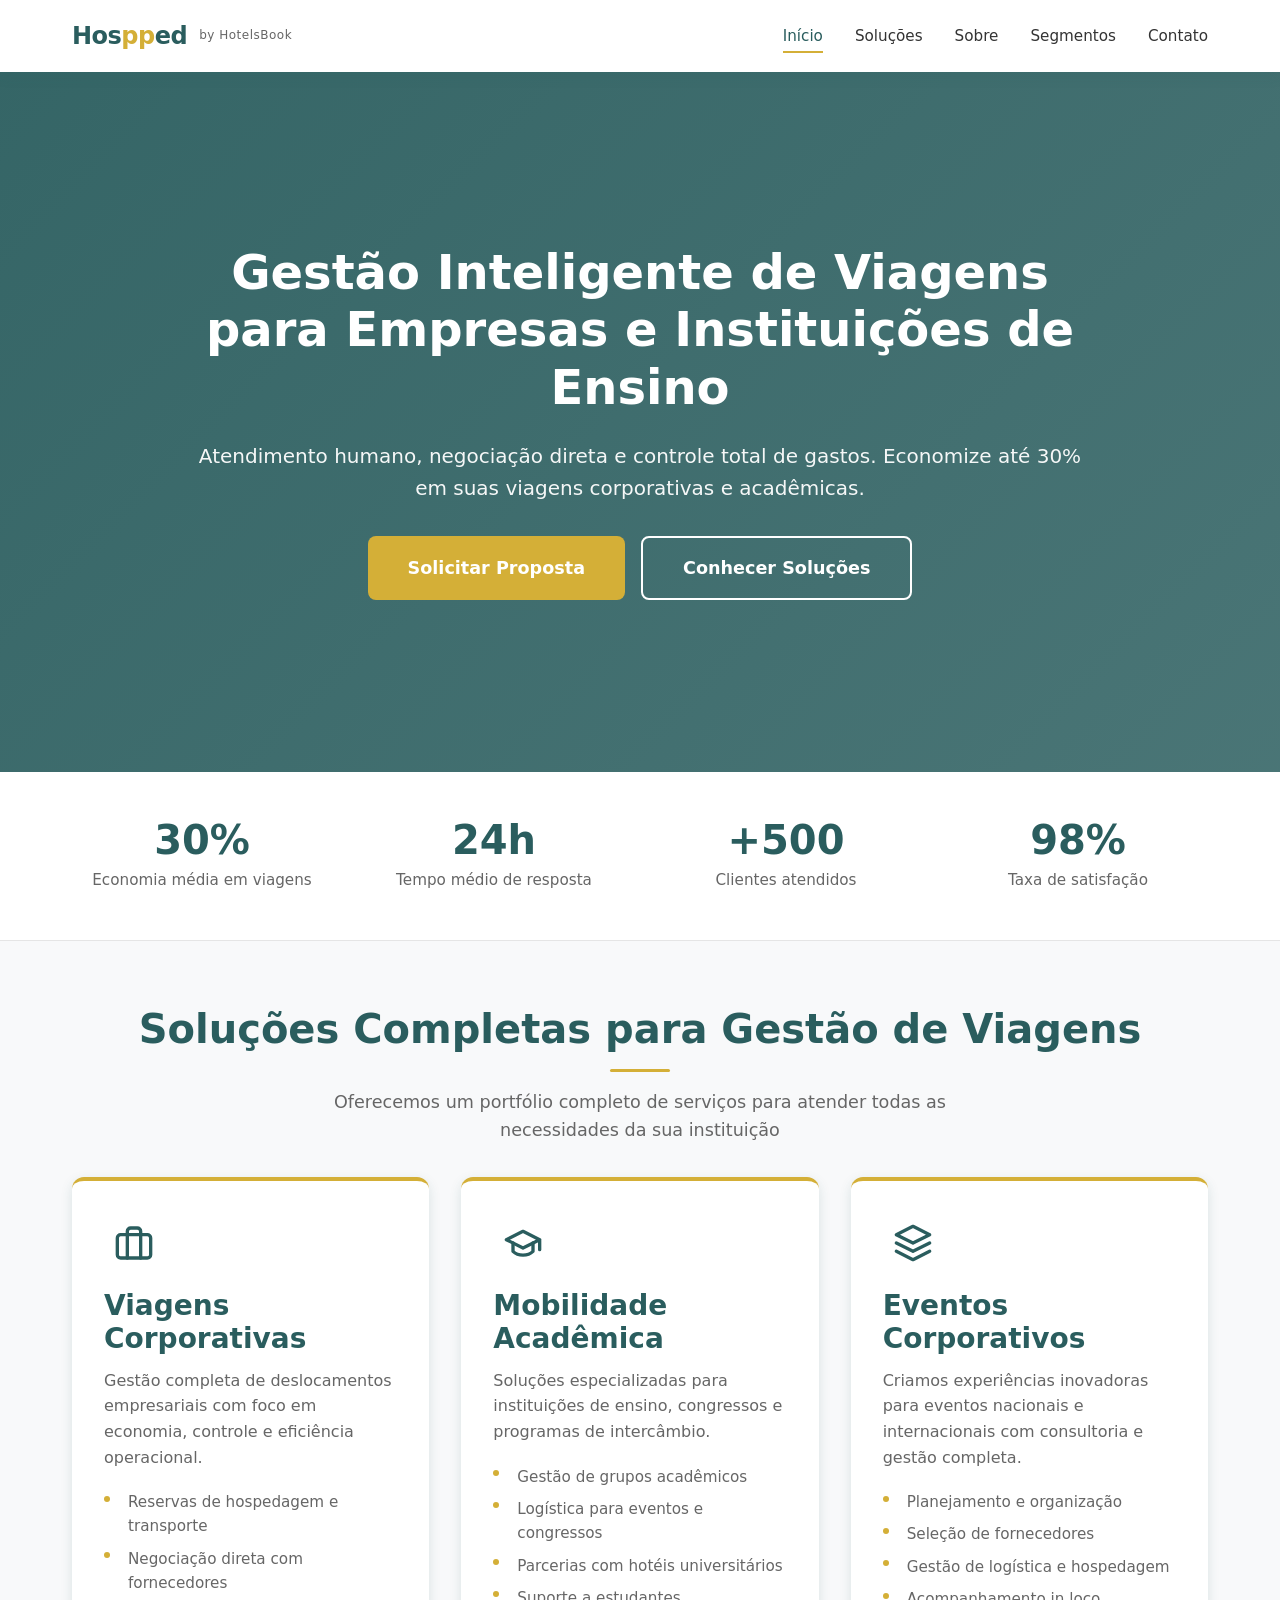
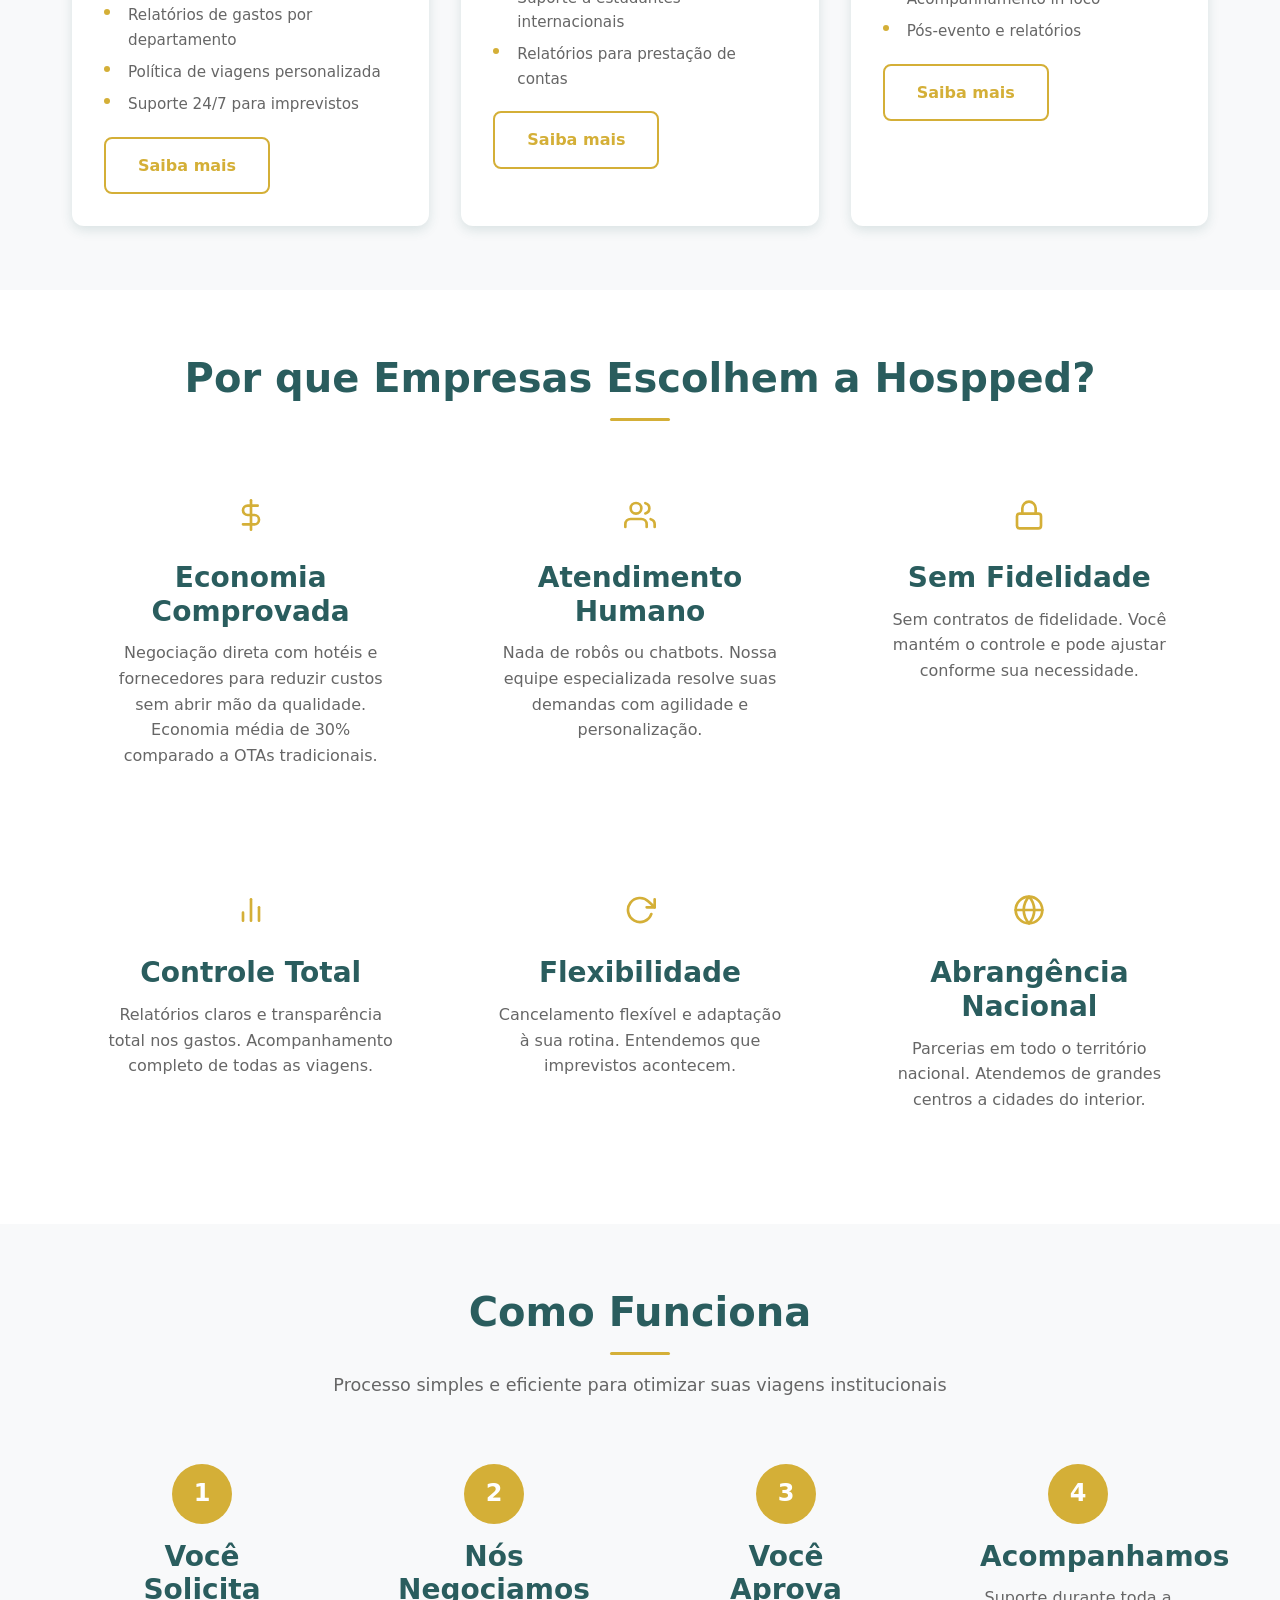
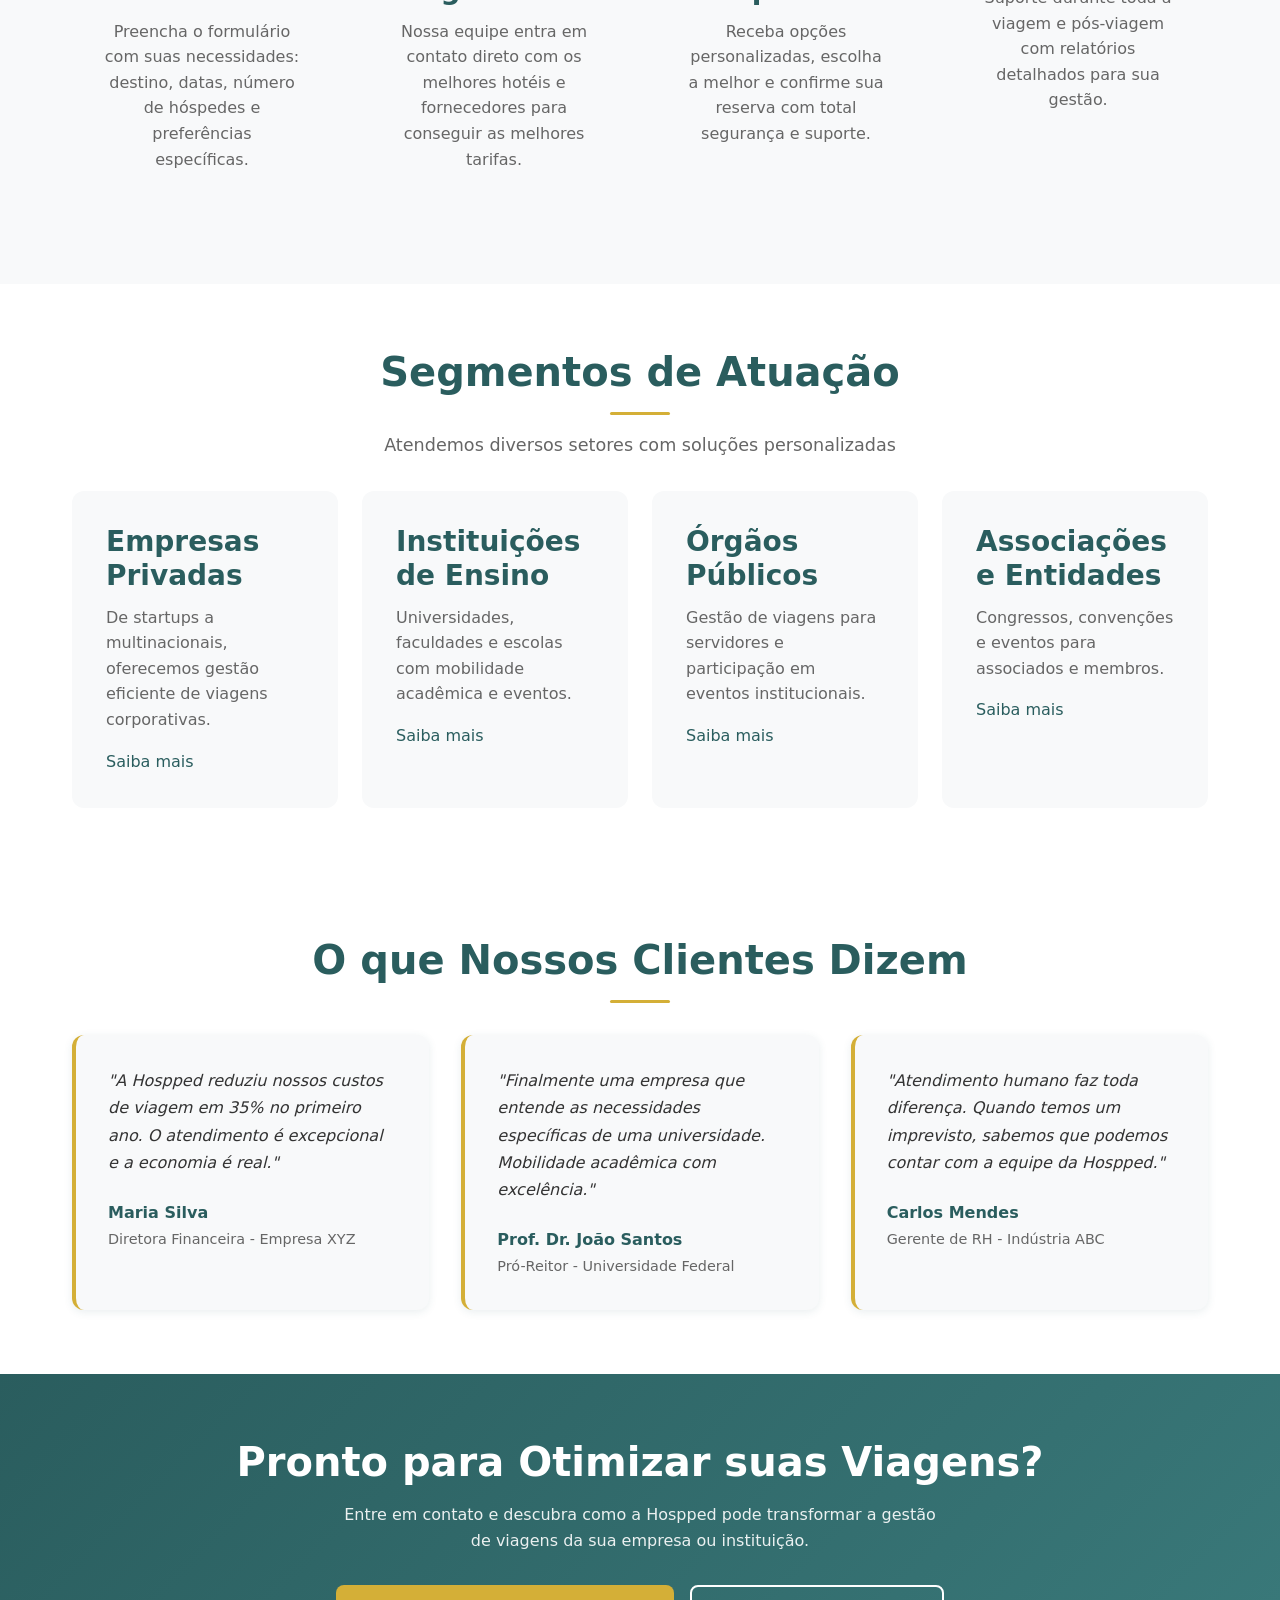
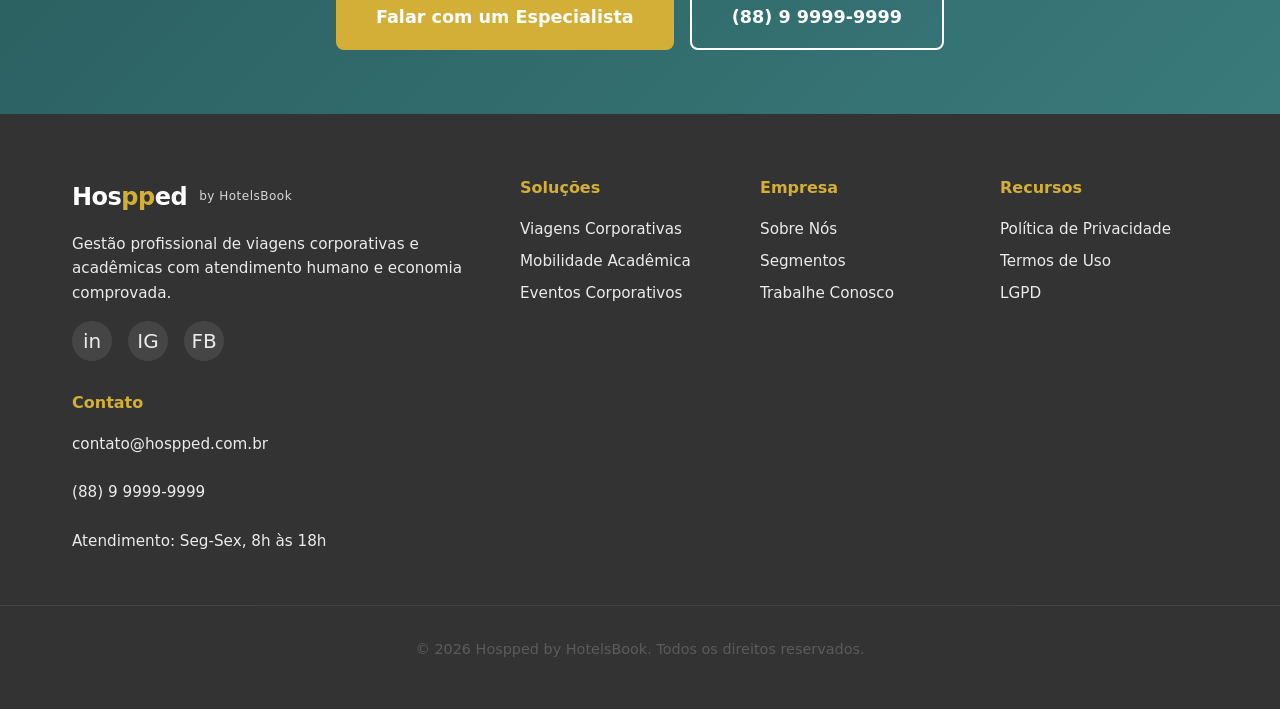
<file: index.html>
<!DOCTYPE html>
<html lang="pt-BR">
<head>
  <meta charset="UTF-8">
  <meta name="viewport" content="width=device-width, initial-scale=1.0">
  <meta name="description" content="Hospped: Gestão inteligente de viagens corporativas e acadêmicas. Economia, controle e atendimento humano para sua instituição.">
  <meta name="keywords" content="gestão de viagens corporativas, mobilidade acadêmica, reservas corporativas, viagens institucionais">
  <title>Hospped | Gestão Inteligente de Viagens Corporativas e Acadêmicas</title>
  <link rel="stylesheet" href="assets/css/style.css">
  <link rel="canonical" href="https://hotelsbook.github.io/hospped/">
</head>
<body>
  <!-- Header -->
  <header>
    <div class="nav-container">
      <a href="index.html" class="logo">
        <span class="logo-text">Hos<span class="pp-highlight">pp</span>ed</span>
        <span class="logo-tagline">by HotelsBook</span>
      </a>
      <button class="mobile-menu-btn" aria-label="Abrir menu" aria-expanded="false">&#9776;</button>
      <nav>
        <ul>
          <li><a href="index.html" class="active">Início</a></li>
          <li><a href="servicos.html">Soluções</a></li>
          <li><a href="sobre.html">Sobre</a></li>
          <li><a href="segmentos.html">Segmentos</a></li>
          <li><a href="contato.html">Contato</a></li>
        </ul>
      </nav>
    </div>
  </header>

  <!-- Hero Section com Imagem -->
  <section class="hero hero-home">
    <div class="hero-background" style="background-image: url('https://images.unsplash.com/photo-1497366216548-37526070297c?ixlib=rb-4.0.3&auto=format&fit=crop&w=2070&q=80');"></div>
    <div class="hero-overlay"></div>
    <div class="hero-content">
      <h1>Gestão Inteligente de Viagens para Empresas e Instituições de Ensino</h1>
      <p class="hero-subtitle">Atendimento humano, negociação direta e controle total de gastos. Economize até 30% em suas viagens corporativas e acadêmicas.</p>
      <div class="hero-cta">
        <a href="contato.html" class="btn btn-large btn-primary">Solicitar Proposta</a>
        <a href="servicos.html" class="btn btn-large btn-outline-light">Conhecer Soluções</a>
      </div>
    </div>
  </section>

  <!-- Números de Credibilidade -->
  <section class="stats-section">
    <div class="section-container">
      <div class="stats-grid">
        <div class="stat-item">
          <div class="stat-number">30%</div>
          <div class="stat-label">Economia média em viagens</div>
        </div>
        <div class="stat-item">
          <div class="stat-number">24h</div>
          <div class="stat-label">Tempo médio de resposta</div>
        </div>
        <div class="stat-item">
          <div class="stat-number">+500</div>
          <div class="stat-label">Clientes atendidos</div>
        </div>
        <div class="stat-item">
          <div class="stat-number">98%</div>
          <div class="stat-label">Taxa de satisfação</div>
        </div>
      </div>
    </div>
  </section>

  <!-- Serviços Principais -->
  <section class="services-section">
    <div class="section-container">
      <h2 class="section-title">Soluções Completas para Gestão de Viagens</h2>
      <p class="section-subtitle">Oferecemos um portfólio completo de serviços para atender todas as necessidades da sua instituição</p>
      
      <div class="services-grid">
        <div class="service-card">
          <div class="service-icon">
            <svg width="40" height="40" viewBox="0 0 24 24" fill="none" stroke="currentColor" stroke-width="2" stroke-linecap="round" stroke-linejoin="round">
              <rect x="2" y="7" width="20" height="14" rx="2" ry="2"></rect>
              <path d="M16 21V5a2 2 0 0 0-2-2h-4a2 2 0 0 0-2 2v16"></path>
            </svg>
          </div>
          <h3>Viagens Corporativas</h3>
          <p>Gestão completa de deslocamentos empresariais com foco em economia, controle e eficiência operacional.</p>
          <ul class="service-features">
            <li>Reservas de hospedagem e transporte</li>
            <li>Negociação direta com fornecedores</li>
            <li>Relatórios de gastos por departamento</li>
            <li>Política de viagens personalizada</li>
            <li>Suporte 24/7 para imprevistos</li>
          </ul>
          <a href="servicos.html#corporativo" class="btn btn-outline">Saiba mais</a>
        </div>

        <div class="service-card">
          <div class="service-icon">
            <svg width="40" height="40" viewBox="0 0 24 24" fill="none" stroke="currentColor" stroke-width="2" stroke-linecap="round" stroke-linejoin="round">
              <path d="M22 10v6M2 10l10-5 10 5-10 5z"></path>
              <path d="M6 12v5c3 3 9 3 12 0v-5"></path>
            </svg>
          </div>
          <h3>Mobilidade Acadêmica</h3>
          <p>Soluções especializadas para instituições de ensino, congressos e programas de intercâmbio.</p>
          <ul class="service-features">
            <li>Gestão de grupos acadêmicos</li>
            <li>Logística para eventos e congressos</li>
            <li>Parcerias com hotéis universitários</li>
            <li>Suporte a estudantes internacionais</li>
            <li>Relatórios para prestação de contas</li>
          </ul>
          <a href="servicos.html#academico" class="btn btn-outline">Saiba mais</a>
        </div>

        <div class="service-card">
          <div class="service-icon">
            <svg width="40" height="40" viewBox="0 0 24 24" fill="none" stroke="currentColor" stroke-width="2" stroke-linecap="round" stroke-linejoin="round">
              <path d="M12 2L2 7l10 5 10-5-10-5z"></path>
              <path d="M2 17l10 5 10-5"></path>
              <path d="M2 12l10 5 10-5"></path>
            </svg>
          </div>
          <h3>Eventos Corporativos</h3>
          <p>Criamos experiências inovadoras para eventos nacionais e internacionais com consultoria e gestão completa.</p>
          <ul class="service-features">
            <li>Planejamento e organização</li>
            <li>Seleção de fornecedores</li>
            <li>Gestão de logística e hospedagem</li>
            <li>Acompanhamento in loco</li>
            <li>Pós-evento e relatórios</li>
          </ul>
          <a href="servicos.html#eventos" class="btn btn-outline">Saiba mais</a>
        </div>
      </div>
    </div>
  </section>

  <!-- Diferenciais Competitivos -->
  <section class="differentials-section">
    <div class="section-container">
      <h2 class="section-title">Por que Empresas Escolhem a Hospped?</h2>
      
      <div class="differentials-grid">
        <div class="differential-card">
          <div class="differential-icon">
            <svg width="32" height="32" viewBox="0 0 24 24" fill="none" stroke="currentColor" stroke-width="2" stroke-linecap="round" stroke-linejoin="round">
              <line x1="12" y1="1" x2="12" y2="23"></line>
              <path d="M17 5H9.5a3.5 3.5 0 0 0 0 7h5a3.5 3.5 0 0 1 0 7H6"></path>
            </svg>
          </div>
          <h3>Economia Comprovada</h3>
          <p>Negociação direta com hotéis e fornecedores para reduzir custos sem abrir mão da qualidade. Economia média de 30% comparado a OTAs tradicionais.</p>
        </div>

        <div class="differential-card">
          <div class="differential-icon">
            <svg width="32" height="32" viewBox="0 0 24 24" fill="none" stroke="currentColor" stroke-width="2" stroke-linecap="round" stroke-linejoin="round">
              <path d="M17 21v-2a4 4 0 0 0-4-4H5a4 4 0 0 0-4 4v2"></path>
              <circle cx="9" cy="7" r="4"></circle>
              <path d="M23 21v-2a4 4 0 0 0-3-3.87"></path>
              <path d="M16 3.13a4 4 0 0 1 0 7.75"></path>
            </svg>
          </div>
          <h3>Atendimento Humano</h3>
          <p>Nada de robôs ou chatbots. Nossa equipe especializada resolve suas demandas com agilidade e personalização.</p>
        </div>

        <div class="differential-card">
          <div class="differential-icon">
            <svg width="32" height="32" viewBox="0 0 24 24" fill="none" stroke="currentColor" stroke-width="2" stroke-linecap="round" stroke-linejoin="round">
              <rect x="3" y="11" width="18" height="11" rx="2" ry="2"></rect>
              <path d="M7 11V7a5 5 0 0 1 10 0v4"></path>
            </svg>
          </div>
          <h3>Sem Fidelidade</h3>
          <p>Sem contratos de fidelidade. Você mantém o controle e pode ajustar conforme sua necessidade.</p>
        </div>

        <div class="differential-card">
          <div class="differential-icon">
            <svg width="32" height="32" viewBox="0 0 24 24" fill="none" stroke="currentColor" stroke-width="2" stroke-linecap="round" stroke-linejoin="round">
              <line x1="18" y1="20" x2="18" y2="10"></line>
              <line x1="12" y1="20" x2="12" y2="4"></line>
              <line x1="6" y1="20" x2="6" y2="14"></line>
            </svg>
          </div>
          <h3>Controle Total</h3>
          <p>Relatórios claros e transparência total nos gastos. Acompanhamento completo de todas as viagens.</p>
        </div>

        <div class="differential-card">
          <div class="differential-icon">
            <svg width="32" height="32" viewBox="0 0 24 24" fill="none" stroke="currentColor" stroke-width="2" stroke-linecap="round" stroke-linejoin="round">
              <polyline points="23 4 23 10 17 10"></polyline>
              <path d="M20.49 15a9 9 0 1 1-2.12-9.36L23 10"></path>
            </svg>
          </div>
          <h3>Flexibilidade</h3>
          <p>Cancelamento flexível e adaptação à sua rotina. Entendemos que imprevistos acontecem.</p>
        </div>

        <div class="differential-card">
          <div class="differential-icon">
            <svg width="32" height="32" viewBox="0 0 24 24" fill="none" stroke="currentColor" stroke-width="2" stroke-linecap="round" stroke-linejoin="round">
              <circle cx="12" cy="12" r="10"></circle>
              <line x1="2" y1="12" x2="22" y2="12"></line>
              <path d="M12 2a15.3 15.3 0 0 1 4 10 15.3 15.3 0 0 1-4 10 15.3 15.3 0 0 1-4-10 15.3 15.3 0 0 1 4-10z"></path>
            </svg>
          </div>
          <h3>Abrangência Nacional</h3>
          <p>Parcerias em todo o território nacional. Atendemos de grandes centros a cidades do interior.</p>
        </div>
      </div>
    </div>
  </section>

  <!-- Como Funciona -->
  <section class="how-it-works-section">
    <div class="section-container">
      <h2 class="section-title">Como Funciona</h2>
      <p class="section-subtitle">Processo simples e eficiente para otimizar suas viagens institucionais</p>
      
      <div class="steps-grid">
        <div class="step-card">
          <div class="step-number">1</div>
          <h3>Você Solicita</h3>
          <p>Preencha o formulário com suas necessidades: destino, datas, número de hóspedes e preferências específicas.</p>
        </div>

        <div class="step-card">
          <div class="step-number">2</div>
          <h3>Nós Negociamos</h3>
          <p>Nossa equipe entra em contato direto com os melhores hotéis e fornecedores para conseguir as melhores tarifas.</p>
        </div>

        <div class="step-card">
          <div class="step-number">3</div>
          <h3>Você Aprova</h3>
          <p>Receba opções personalizadas, escolha a melhor e confirme sua reserva com total segurança e suporte.</p>
        </div>

        <div class="step-card">
          <div class="step-number">4</div>
          <h3>Acompanhamos</h3>
          <p>Suporte durante toda a viagem e pós-viagem com relatórios detalhados para sua gestão.</p>
        </div>
      </div>
    </div>
  </section>

  <!-- Segmentos de Atuação -->
  <section class="segments-section">
    <div class="section-container">
      <h2 class="section-title">Segmentos de Atuação</h2>
      <p class="section-subtitle">Atendemos diversos setores com soluções personalizadas</p>
      
      <div class="segments-grid">
        <div class="segment-card">
          <h3>Empresas Privadas</h3>
          <p>De startups a multinacionais, oferecemos gestão eficiente de viagens corporativas.</p>
          <a href="segmentos.html#empresas" class="link-arrow">Saiba mais</a>
        </div>

        <div class="segment-card">
          <h3>Instituições de Ensino</h3>
          <p>Universidades, faculdades e escolas com mobilidade acadêmica e eventos.</p>
          <a href="segmentos.html#educacao" class="link-arrow">Saiba mais</a>
        </div>

        <div class="segment-card">
          <h3>Órgãos Públicos</h3>
          <p>Gestão de viagens para servidores e participação em eventos institucionais.</p>
          <a href="segmentos.html#publico" class="link-arrow">Saiba mais</a>
        </div>

        <div class="segment-card">
          <h3>Associações e Entidades</h3>
          <p>Congressos, convenções e eventos para associados e membros.</p>
          <a href="segmentos.html#associacoes" class="link-arrow">Saiba mais</a>
        </div>
      </div>
    </div>
  </section>

  <!-- Depoimentos -->
  <section class="testimonials-section">
    <div class="section-container">
      <h2 class="section-title">O que Nossos Clientes Dizem</h2>
      
      <div class="testimonials-grid">
        <div class="testimonial-card">
          <div class="testimonial-text">"A Hospped reduziu nossos custos de viagem em 35% no primeiro ano. O atendimento é excepcional e a economia é real."</div>
          <div class="testimonial-author">
            <strong>Maria Silva</strong>
            <span>Diretora Financeira - Empresa XYZ</span>
          </div>
        </div>

        <div class="testimonial-card">
          <div class="testimonial-text">"Finalmente uma empresa que entende as necessidades específicas de uma universidade. Mobilidade acadêmica com excelência."</div>
          <div class="testimonial-author">
            <strong>Prof. Dr. João Santos</strong>
            <span>Pró-Reitor - Universidade Federal</span>
          </div>
        </div>

        <div class="testimonial-card">
          <div class="testimonial-text">"Atendimento humano faz toda diferença. Quando temos um imprevisto, sabemos que podemos contar com a equipe da Hospped."</div>
          <div class="testimonial-author">
            <strong>Carlos Mendes</strong>
            <span>Gerente de RH - Indústria ABC</span>
          </div>
        </div>
      </div>
    </div>
  </section>

  <!-- CTA Final -->
  <section class="cta-section">
    <div class="section-container text-center">
      <h2>Pronto para Otimizar suas Viagens?</h2>
      <p>Entre em contato e descubra como a Hospped pode transformar a gestão de viagens da sua empresa ou instituição.</p>
      <div class="cta-buttons">
        <a href="contato.html" class="btn btn-large btn-primary">Falar com um Especialista</a>
        <a href="tel:+5588999999999" class="btn btn-large btn-outline-light">(88) 9 9999-9999</a>
      </div>
    </div>
  </section>

  <!-- Footer -->
  <footer>
    <div class="footer-content">
      <div class="footer-brand">
        <a href="index.html" class="logo">
          <span class="logo-text">Hos<span class="pp-highlight">pp</span>ed</span>
          <span class="logo-tagline">by HotelsBook</span>
        </a>
        <p>Gestão profissional de viagens corporativas e acadêmicas com atendimento humano e economia comprovada.</p>
        <div class="footer-social">
          <a href="#" aria-label="LinkedIn">in</a>
          <a href="#" aria-label="Instagram">IG</a>
          <a href="#" aria-label="Facebook">FB</a>
        </div>
      </div>
      
      <div class="footer-links">
        <h4>Soluções</h4>
        <a href="servicos.html#corporativo">Viagens Corporativas</a>
        <a href="servicos.html#academico">Mobilidade Acadêmica</a>
        <a href="servicos.html#eventos">Eventos Corporativos</a>
      </div>
      
      <div class="footer-links">
        <h4>Empresa</h4>
        <a href="sobre.html">Sobre Nós</a>
        <a href="segmentos.html">Segmentos</a>
        <a href="contato.html">Trabalhe Conosco</a>
      </div>
      
      <div class="footer-links">
        <h4>Recursos</h4>
        <a href="#">Política de Privacidade</a>
        <a href="#">Termos de Uso</a>
        <a href="#">LGPD</a>
      </div>
      
      <div class="footer-contact">
        <h4>Contato</h4>
        <p>contato@hospped.com.br</p>
        <p>(88) 9 9999-9999</p>
        <p>Atendimento: Seg-Sex, 8h às 18h</p>
      </div>
    </div>
    
    <div class="footer-bottom">
      <p>&copy; 2026 Hospped by HotelsBook. Todos os direitos reservados.</p>
    </div>
  </footer>

  <script src="assets/js/main.js"></script>
</body>
</html>
</file>
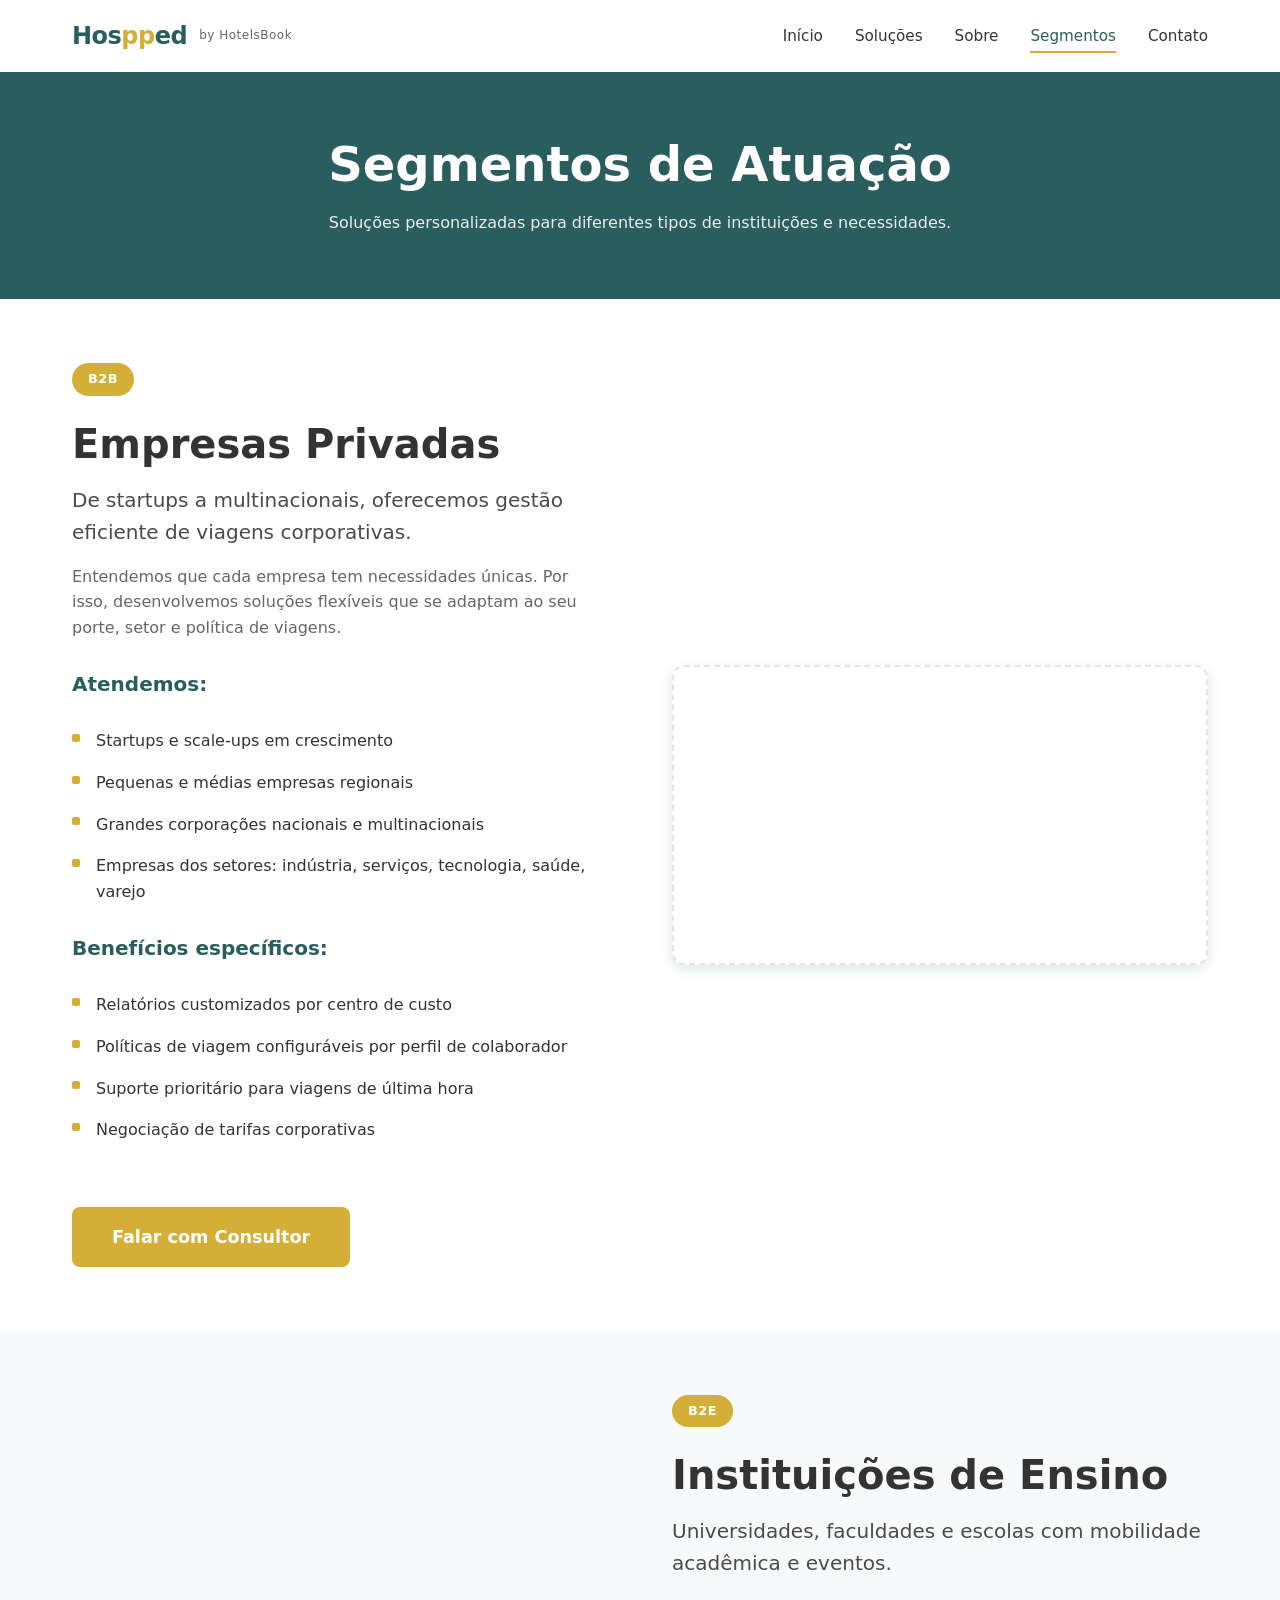
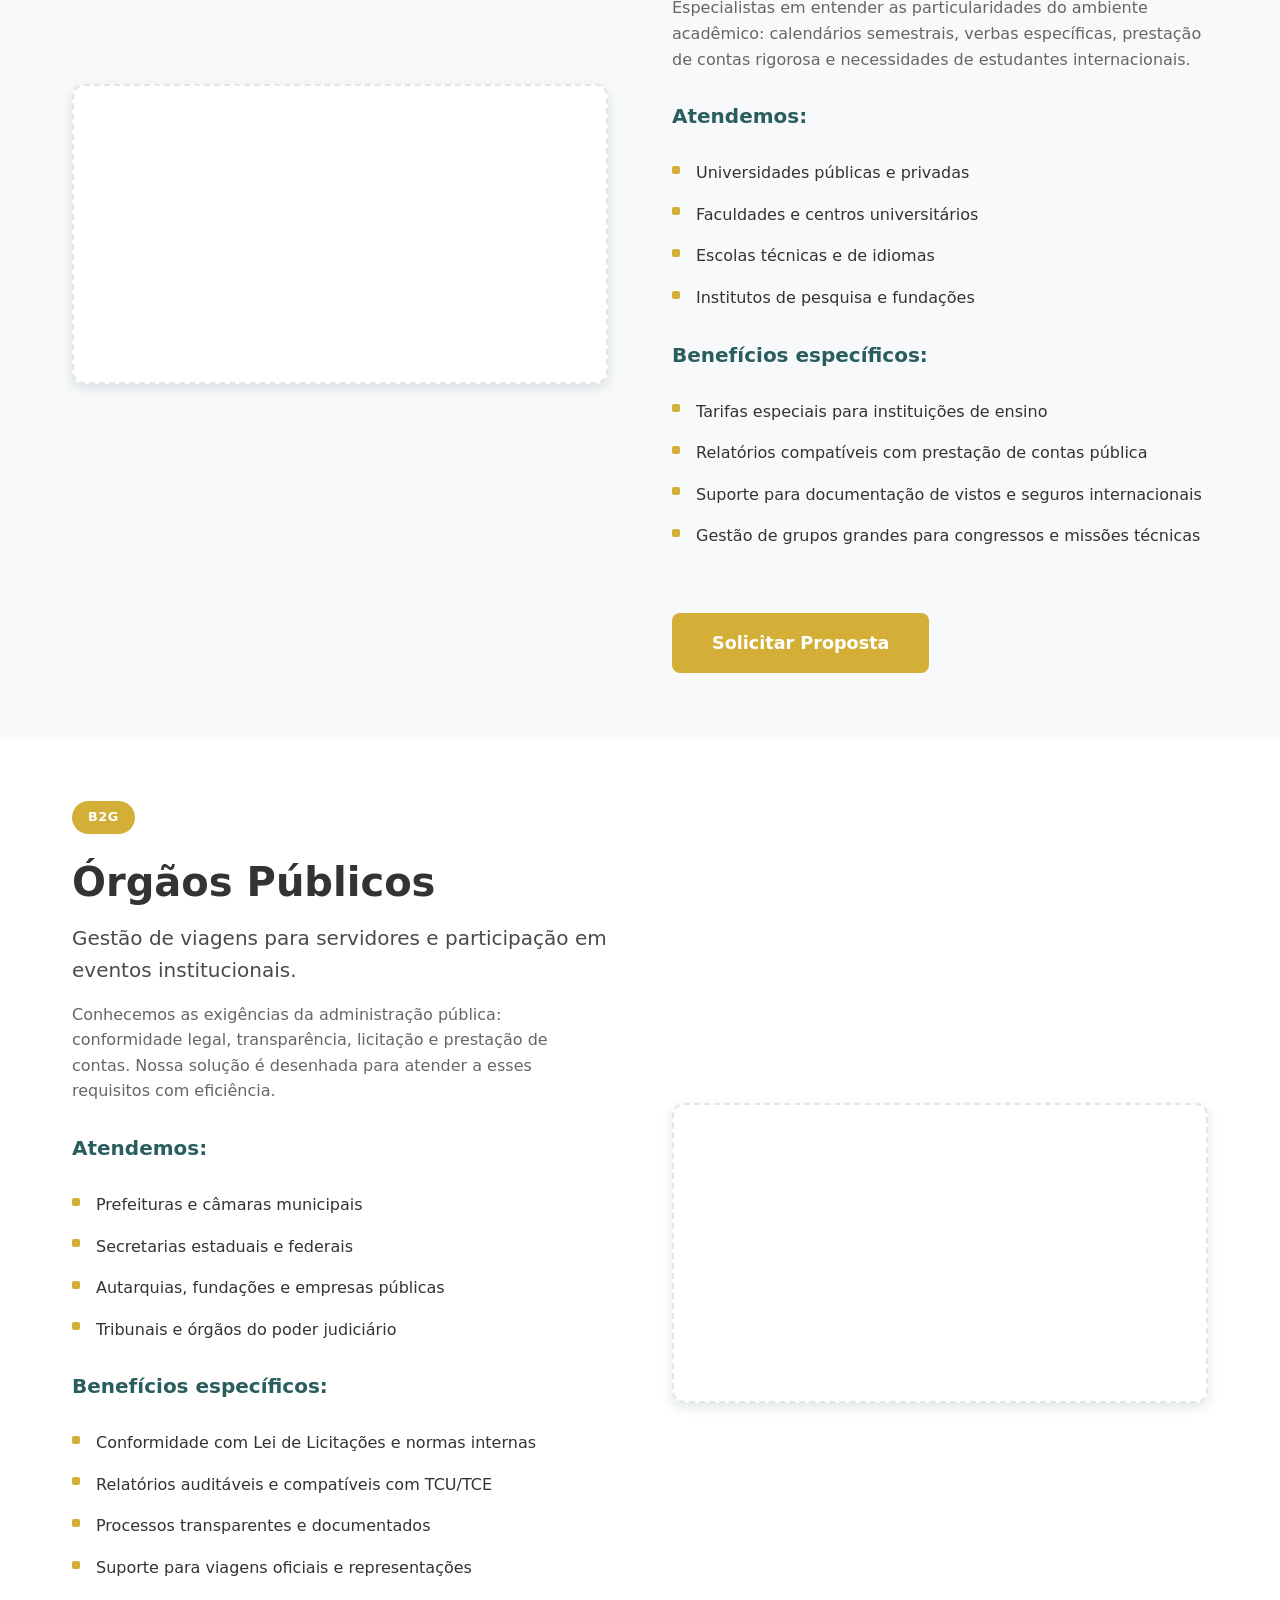
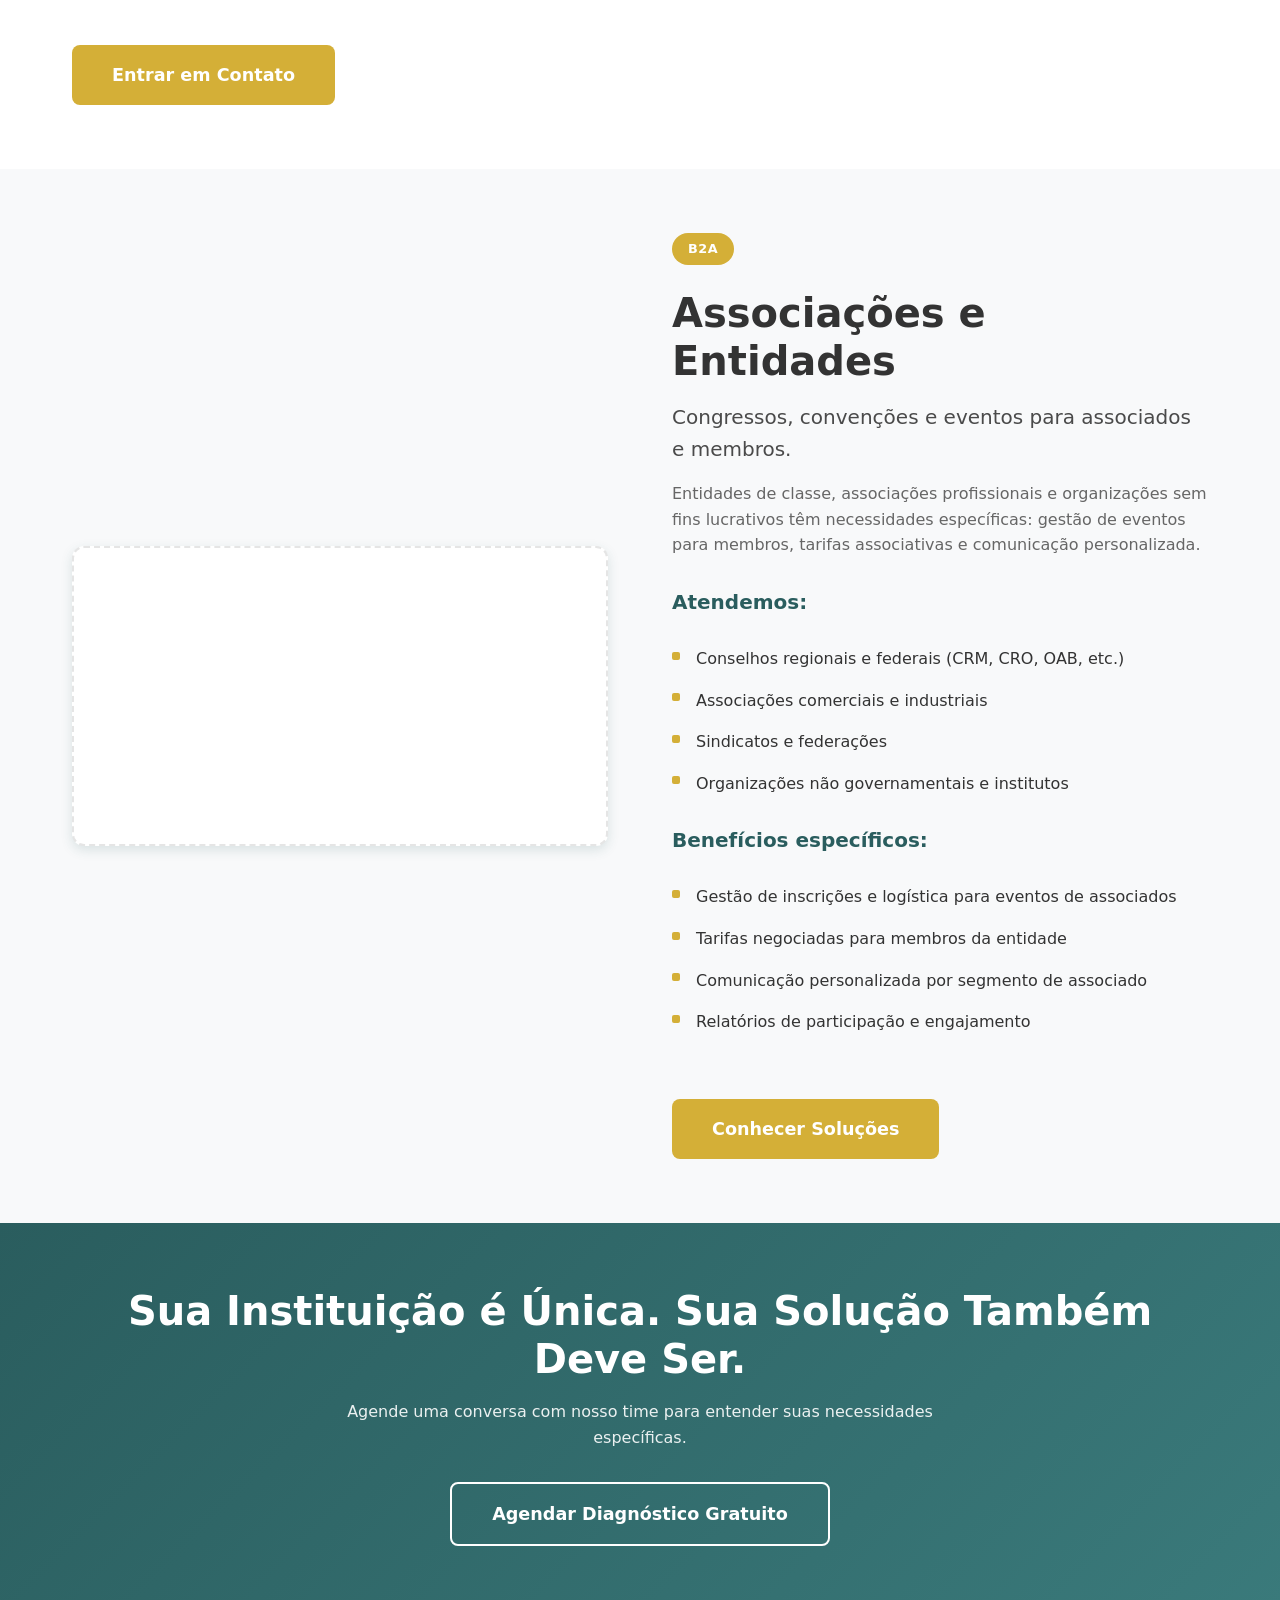
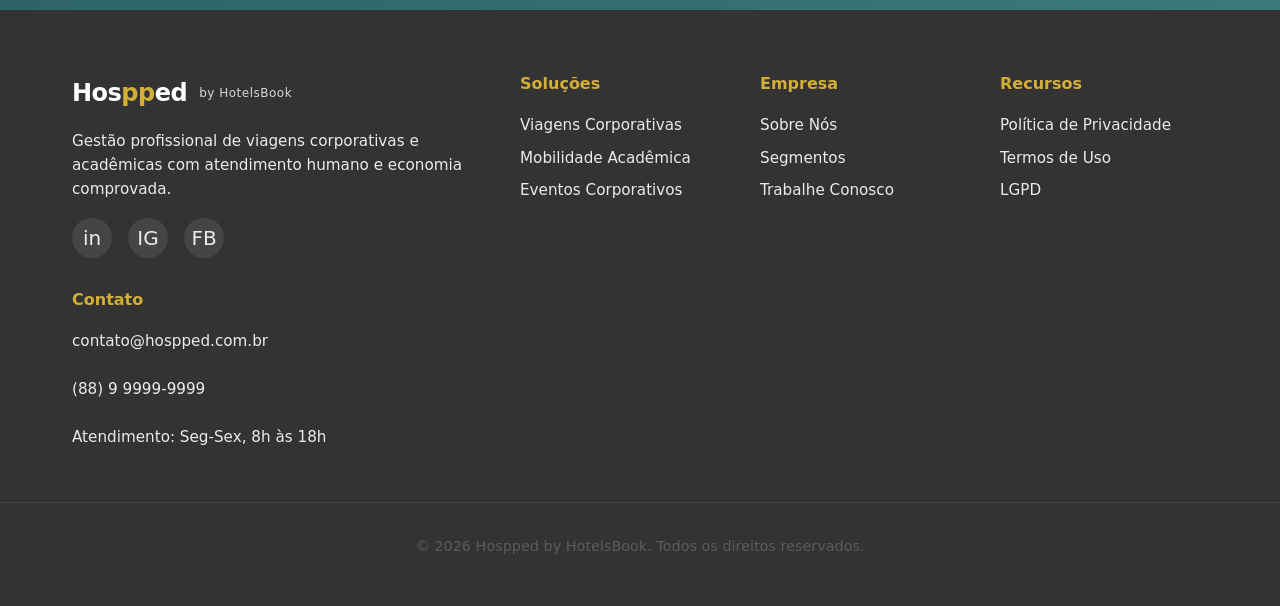
<file: segmentos.html>
<!DOCTYPE html>
<html lang="pt-BR">
<head>
  <meta charset="UTF-8">
  <meta name="viewport" content="width=device-width, initial-scale=1.0">
  <meta name="description" content="Segmentos de atuação da Hospped: empresas, instituições de ensino, órgãos públicos e associações.">
  <title>Segmentos | Hospped</title>
  <link rel="stylesheet" href="assets/css/style.css">
  <link rel="canonical" href="https://hotelsbook.github.io/hospped/segmentos.html">
</head>
<body>
  <!-- Header -->
  <header>
    <div class="nav-container">
      <a href="index.html" class="logo">
        <span class="logo-text">Hos<span class="pp-highlight">pp</span>ed</span>
        <span class="logo-tagline">by HotelsBook</span>
      </a>
      <button class="mobile-menu-btn" aria-label="Abrir menu">&#9776;</button>
      <nav>
        <ul>
          <li><a href="index.html">Início</a></li>
          <li><a href="servicos.html">Soluções</a></li>
          <li><a href="sobre.html">Sobre</a></li>
          <li><a href="segmentos.html" class="active">Segmentos</a></li>
          <li><a href="contato.html">Contato</a></li>
        </ul>
      </nav>
    </div>
  </header>

  <!-- Hero -->
  <section class="hero" style="background: var(--jade-deep); padding: 4rem 0; color: white; text-align: center;">
    <div class="container">
      <h1 style="color: white;">Segmentos de Atuação</h1>
      <p style="color: rgba(255,255,255,0.9); max-width: 700px; margin: 0 auto;">
        Soluções personalizadas para diferentes tipos de instituições e necessidades.
      </p>
    </div>
  </section>

  <!-- Empresas Privadas -->
  <section id="empresas">
    <div class="container">
      <div class="tech-content">
        <div>
          <span style="display: inline-block; background: var(--gold-soft); color: white; padding: 0.375rem 1rem; border-radius: 20px; font-size: 0.8rem; font-weight: 600; letter-spacing: 0.5px; margin-bottom: 1rem;">B2B</span>
          <h2 style="margin-top: 0.5rem;">Empresas Privadas</h2>
          <p class="lead">De startups a multinacionais, oferecemos gestão eficiente de viagens corporativas.</p>
          <p>Entendemos que cada empresa tem necessidades únicas. Por isso, desenvolvemos soluções flexíveis que se adaptam ao seu porte, setor e política de viagens.</p>
          
          <h4 style="margin-top: 2rem; color: var(--jade-deep); margin-bottom: 1rem;">Atendemos:</h4>
          <ul class="tech-features">
            <li>Startups e scale-ups em crescimento</li>
            <li>Pequenas e médias empresas regionais</li>
            <li>Grandes corporações nacionais e multinacionais</li>
            <li>Empresas dos setores: indústria, serviços, tecnologia, saúde, varejo</li>
          </ul>
          
          <h4 style="margin-top: 1.5rem; color: var(--jade-deep); margin-bottom: 1rem;">Benefícios específicos:</h4>
          <ul class="tech-features">
            <li>Relatórios customizados por centro de custo</li>
            <li>Políticas de viagem configuráveis por perfil de colaborador</li>
            <li>Suporte prioritário para viagens de última hora</li>
            <li>Negociação de tarifas corporativas</li>
          </ul>
          
          <a href="contato.html?segmento=empresas" class="btn btn-large btn-primary mt-2">Falar com Consultor</a>
        </div>
        <div class="tech-image" style="background-image: url('https://images.unsplash.com/photo-1552664730-d307ca884978?ixlib=rb-4.0.3&auto=format&fit=crop&w=1000&q=80'); background-size: cover; background-position: center; min-height: 300px; border-radius: var(--border-radius-lg);"></div>
      </div>
    </div>
  </section>

  <!-- Instituições de Ensino -->
  <section id="educacao" style="background: var(--gray-bg);">
    <div class="container">
      <div class="tech-content">
        <div class="tech-image" style="background-image: url('https://images.unsplash.com/photo-1562774053-70193b069610?ixlib=rb-4.0.3&auto=format&fit=crop&w=1000&q=80'); background-size: cover; background-position: center; min-height: 300px; border-radius: var(--border-radius-lg);"></div>
        <div>
          <span style="display: inline-block; background: var(--gold-soft); color: white; padding: 0.375rem 1rem; border-radius: 20px; font-size: 0.8rem; font-weight: 600; letter-spacing: 0.5px; margin-bottom: 1rem;">B2E</span>
          <h2 style="margin-top: 0.5rem;">Instituições de Ensino</h2>
          <p class="lead">Universidades, faculdades e escolas com mobilidade acadêmica e eventos.</p>
          <p>Especialistas em entender as particularidades do ambiente acadêmico: calendários semestrais, verbas específicas, prestação de contas rigorosa e necessidades de estudantes internacionais.</p>
          
          <h4 style="margin-top: 2rem; color: var(--jade-deep); margin-bottom: 1rem;">Atendemos:</h4>
          <ul class="tech-features">
            <li>Universidades públicas e privadas</li>
            <li>Faculdades e centros universitários</li>
            <li>Escolas técnicas e de idiomas</li>
            <li>Institutos de pesquisa e fundações</li>
          </ul>
          
          <h4 style="margin-top: 1.5rem; color: var(--jade-deep); margin-bottom: 1rem;">Benefícios específicos:</h4>
          <ul class="tech-features">
            <li>Tarifas especiais para instituições de ensino</li>
            <li>Relatórios compatíveis com prestação de contas pública</li>
            <li>Suporte para documentação de vistos e seguros internacionais</li>
            <li>Gestão de grupos grandes para congressos e missões técnicas</li>
          </ul>
          
          <a href="contato.html?segmento=educacao" class="btn btn-large btn-primary mt-2">Solicitar Proposta</a>
        </div>
      </div>
    </div>
  </section>

  <!-- Órgãos Públicos -->
  <section id="publico">
    <div class="container">
      <div class="tech-content">
        <div>
          <span style="display: inline-block; background: var(--gold-soft); color: white; padding: 0.375rem 1rem; border-radius: 20px; font-size: 0.8rem; font-weight: 600; letter-spacing: 0.5px; margin-bottom: 1rem;">B2G</span>
          <h2 style="margin-top: 0.5rem;">Órgãos Públicos</h2>
          <p class="lead">Gestão de viagens para servidores e participação em eventos institucionais.</p>
          <p>Conhecemos as exigências da administração pública: conformidade legal, transparência, licitação e prestação de contas. Nossa solução é desenhada para atender a esses requisitos com eficiência.</p>
          
          <h4 style="margin-top: 2rem; color: var(--jade-deep); margin-bottom: 1rem;">Atendemos:</h4>
          <ul class="tech-features">
            <li>Prefeituras e câmaras municipais</li>
            <li>Secretarias estaduais e federais</li>
            <li>Autarquias, fundações e empresas públicas</li>
            <li>Tribunais e órgãos do poder judiciário</li>
          </ul>
          
          <h4 style="margin-top: 1.5rem; color: var(--jade-deep); margin-bottom: 1rem;">Benefícios específicos:</h4>
          <ul class="tech-features">
            <li>Conformidade com Lei de Licitações e normas internas</li>
            <li>Relatórios auditáveis e compatíveis com TCU/TCE</li>
            <li>Processos transparentes e documentados</li>
            <li>Suporte para viagens oficiais e representações</li>
          </ul>
          
          <a href="contato.html?segmento=publico" class="btn btn-large btn-primary mt-2">Entrar em Contato</a>
        </div>
        <div class="tech-image" style="background-image: url('https://images.unsplash.com/photo-1589829545856-d10d557cf95f?ixlib=rb-4.0.3&auto=format&fit=crop&w=1000&q=80'); background-size: cover; background-position: center; min-height: 300px; border-radius: var(--border-radius-lg);"></div>
        </div>
      </div>
    </div>
  </section>

  <!-- Associações e Entidades -->
  <section id="associacoes" style="background: var(--gray-bg);">
    <div class="container">
      <div class="tech-content">
        <div class="tech-image" style="background-image: url('https://images.unsplash.com/photo-1515187029135-18ee286d815b?ixlib=rb-4.0.3&auto=format&fit=crop&w=1000&q=80'); background-size: cover; background-position: center; min-height: 300px; border-radius: var(--border-radius-lg);"></div>
        <div>
          <span style="display: inline-block; background: var(--gold-soft); color: white; padding: 0.375rem 1rem; border-radius: 20px; font-size: 0.8rem; font-weight: 600; letter-spacing: 0.5px; margin-bottom: 1rem;">B2A</span>
          <h2 style="margin-top: 0.5rem;">Associações e Entidades</h2>
          <p class="lead">Congressos, convenções e eventos para associados e membros.</p>
          <p>Entidades de classe, associações profissionais e organizações sem fins lucrativos têm necessidades específicas: gestão de eventos para membros, tarifas associativas e comunicação personalizada.</p>
          
          <h4 style="margin-top: 2rem; color: var(--jade-deep); margin-bottom: 1rem;">Atendemos:</h4>
          <ul class="tech-features">
            <li>Conselhos regionais e federais (CRM, CRO, OAB, etc.)</li>
            <li>Associações comerciais e industriais</li>
            <li>Sindicatos e federações</li>
            <li>Organizações não governamentais e institutos</li>
          </ul>
          
          <h4 style="margin-top: 1.5rem; color: var(--jade-deep); margin-bottom: 1rem;">Benefícios específicos:</h4>
          <ul class="tech-features">
            <li>Gestão de inscrições e logística para eventos de associados</li>
            <li>Tarifas negociadas para membros da entidade</li>
            <li>Comunicação personalizada por segmento de associado</li>
            <li>Relatórios de participação e engajamento</li>
          </ul>
          
          <a href="contato.html?segmento=associacoes" class="btn btn-large btn-primary mt-2">Conhecer Soluções</a>
        </div>
      </div>
    </div>
  </section>

  <!-- CTA -->
  <section class="cta-section">
    <div class="container text-center">
      <h2 style="color: white;">Sua Instituição é Única. Sua Solução Também Deve Ser.</h2>
      <p style="color: rgba(255,255,255,0.9); max-width: 600px; margin: 0 auto 2rem;">
        Agende uma conversa com nosso time para entender suas necessidades específicas.
      </p>
      <a href="contato.html" class="btn btn-large btn-outline-light">Agendar Diagnóstico Gratuito</a>
    </div>
  </section>

  <!-- Footer -->
  <footer>
    <div class="footer-content">
      <div class="footer-brand">
        <a href="index.html" class="logo">
          <span class="logo-text">Hos<span class="pp-highlight">pp</span>ed</span>
          <span class="logo-tagline">by HotelsBook</span>
        </a>
        <p>Gestão profissional de viagens corporativas e acadêmicas com atendimento humano e economia comprovada.</p>
        <div class="footer-social">
          <a href="#" aria-label="LinkedIn">in</a>
          <a href="#" aria-label="Instagram">IG</a>
          <a href="#" aria-label="Facebook">FB</a>
        </div>
      </div>
      
      <div class="footer-links">
        <h4>Soluções</h4>
        <a href="servicos.html#corporativo">Viagens Corporativas</a>
        <a href="servicos.html#academico">Mobilidade Acadêmica</a>
        <a href="servicos.html#eventos">Eventos Corporativos</a>
      </div>
      
      <div class="footer-links">
        <h4>Empresa</h4>
        <a href="sobre.html">Sobre Nós</a>
        <a href="segmentos.html">Segmentos</a>
        <a href="contato.html">Trabalhe Conosco</a>
      </div>
      
      <div class="footer-links">
        <h4>Recursos</h4>
        <a href="#">Política de Privacidade</a>
        <a href="#">Termos de Uso</a>
        <a href="#">LGPD</a>
      </div>
      
      <div class="footer-contact">
        <h4>Contato</h4>
        <p>contato@hospped.com.br</p>
        <p>(88) 9 9999-9999</p>
        <p>Atendimento: Seg-Sex, 8h às 18h</p>
      </div>
    </div>
    
    <div class="footer-bottom">
      <p>&copy; 2026 Hospped by HotelsBook. Todos os direitos reservados.</p>
    </div>
  </footer>

  <script src="assets/js/main.js"></script>
</body>
</html>
</file>
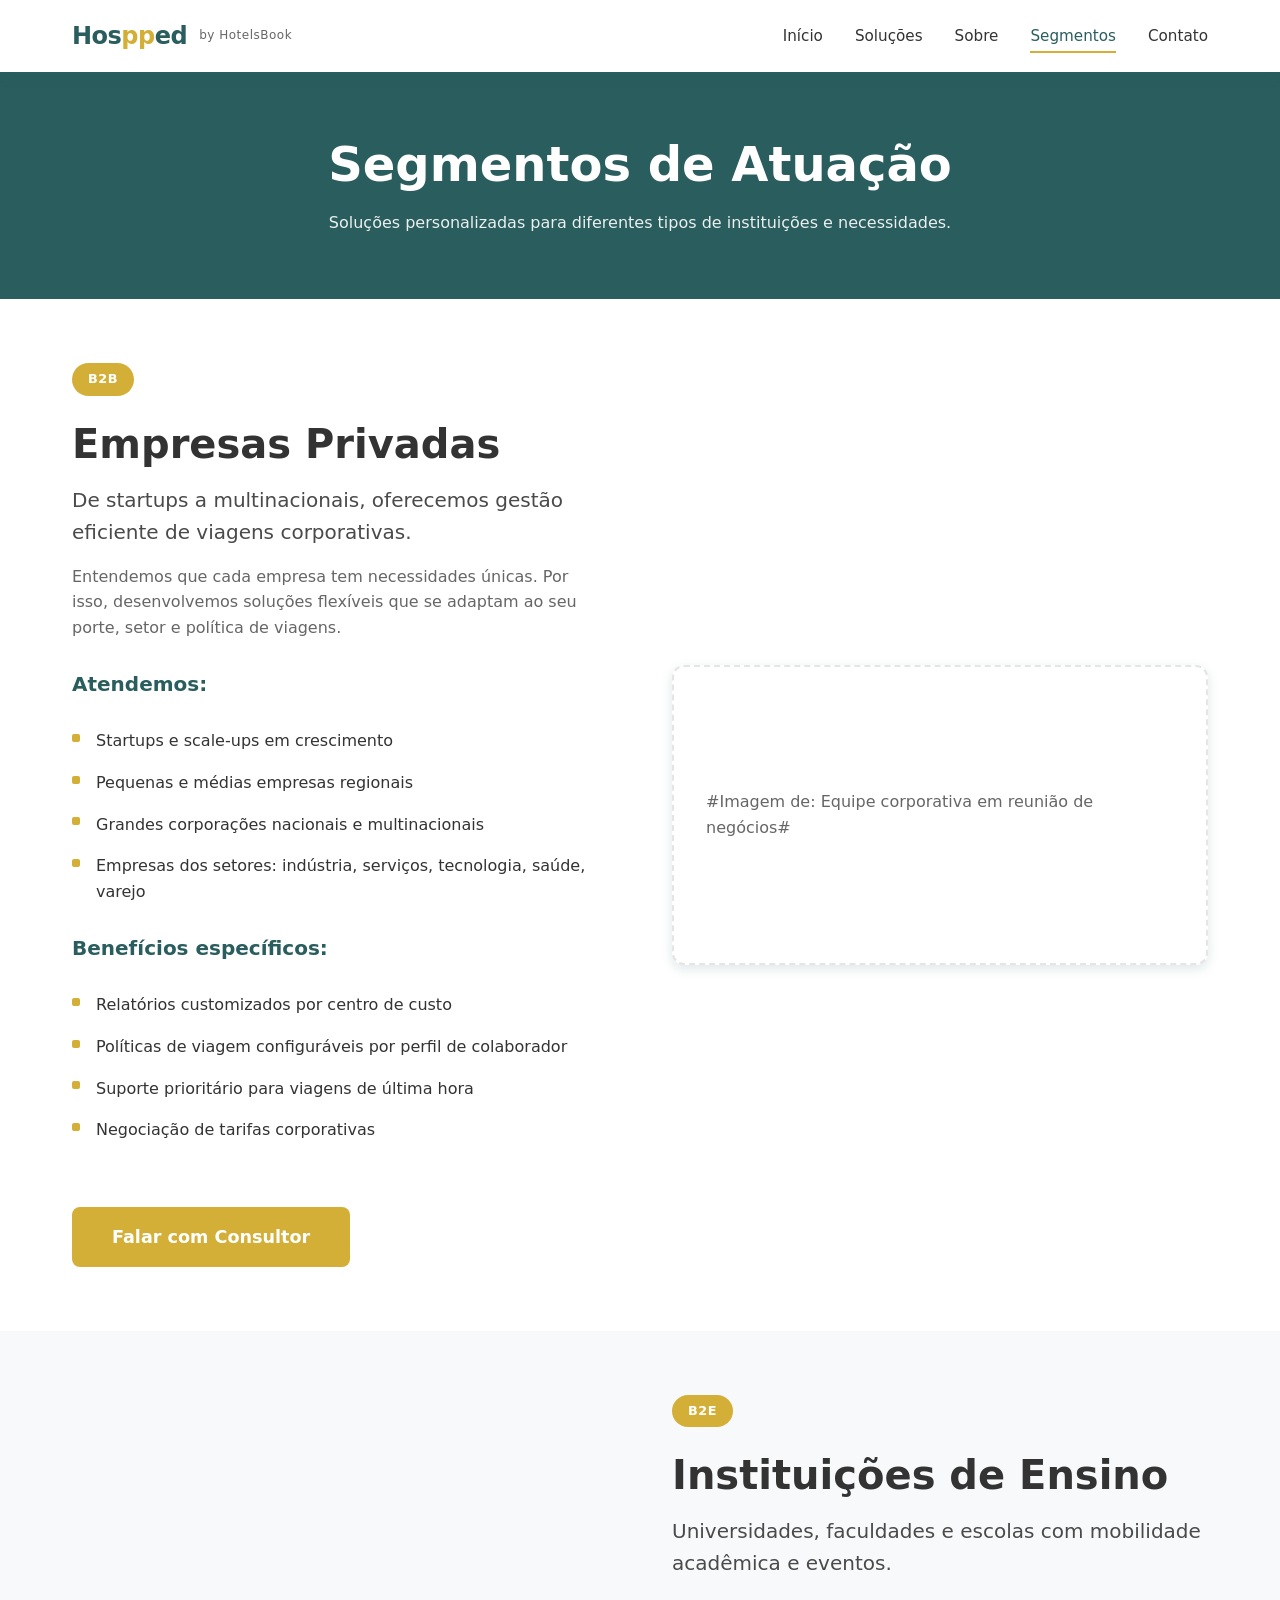
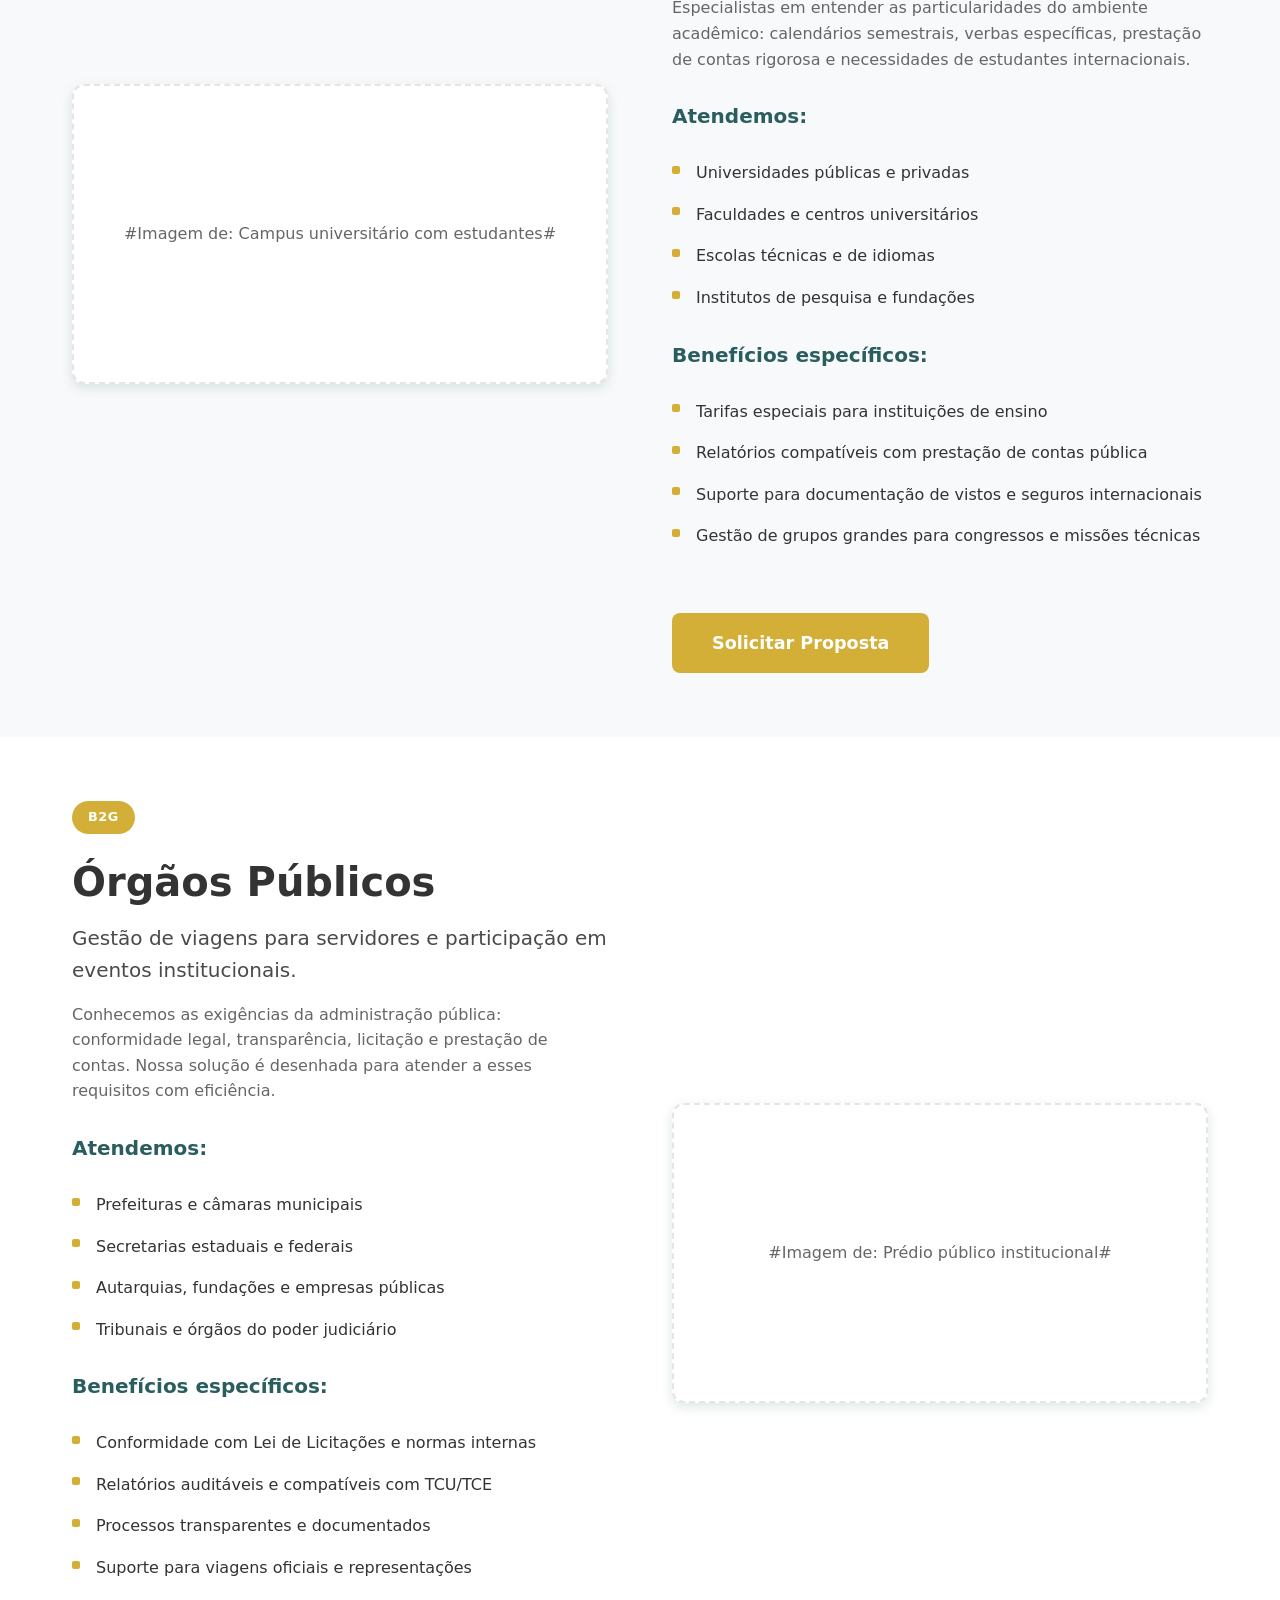
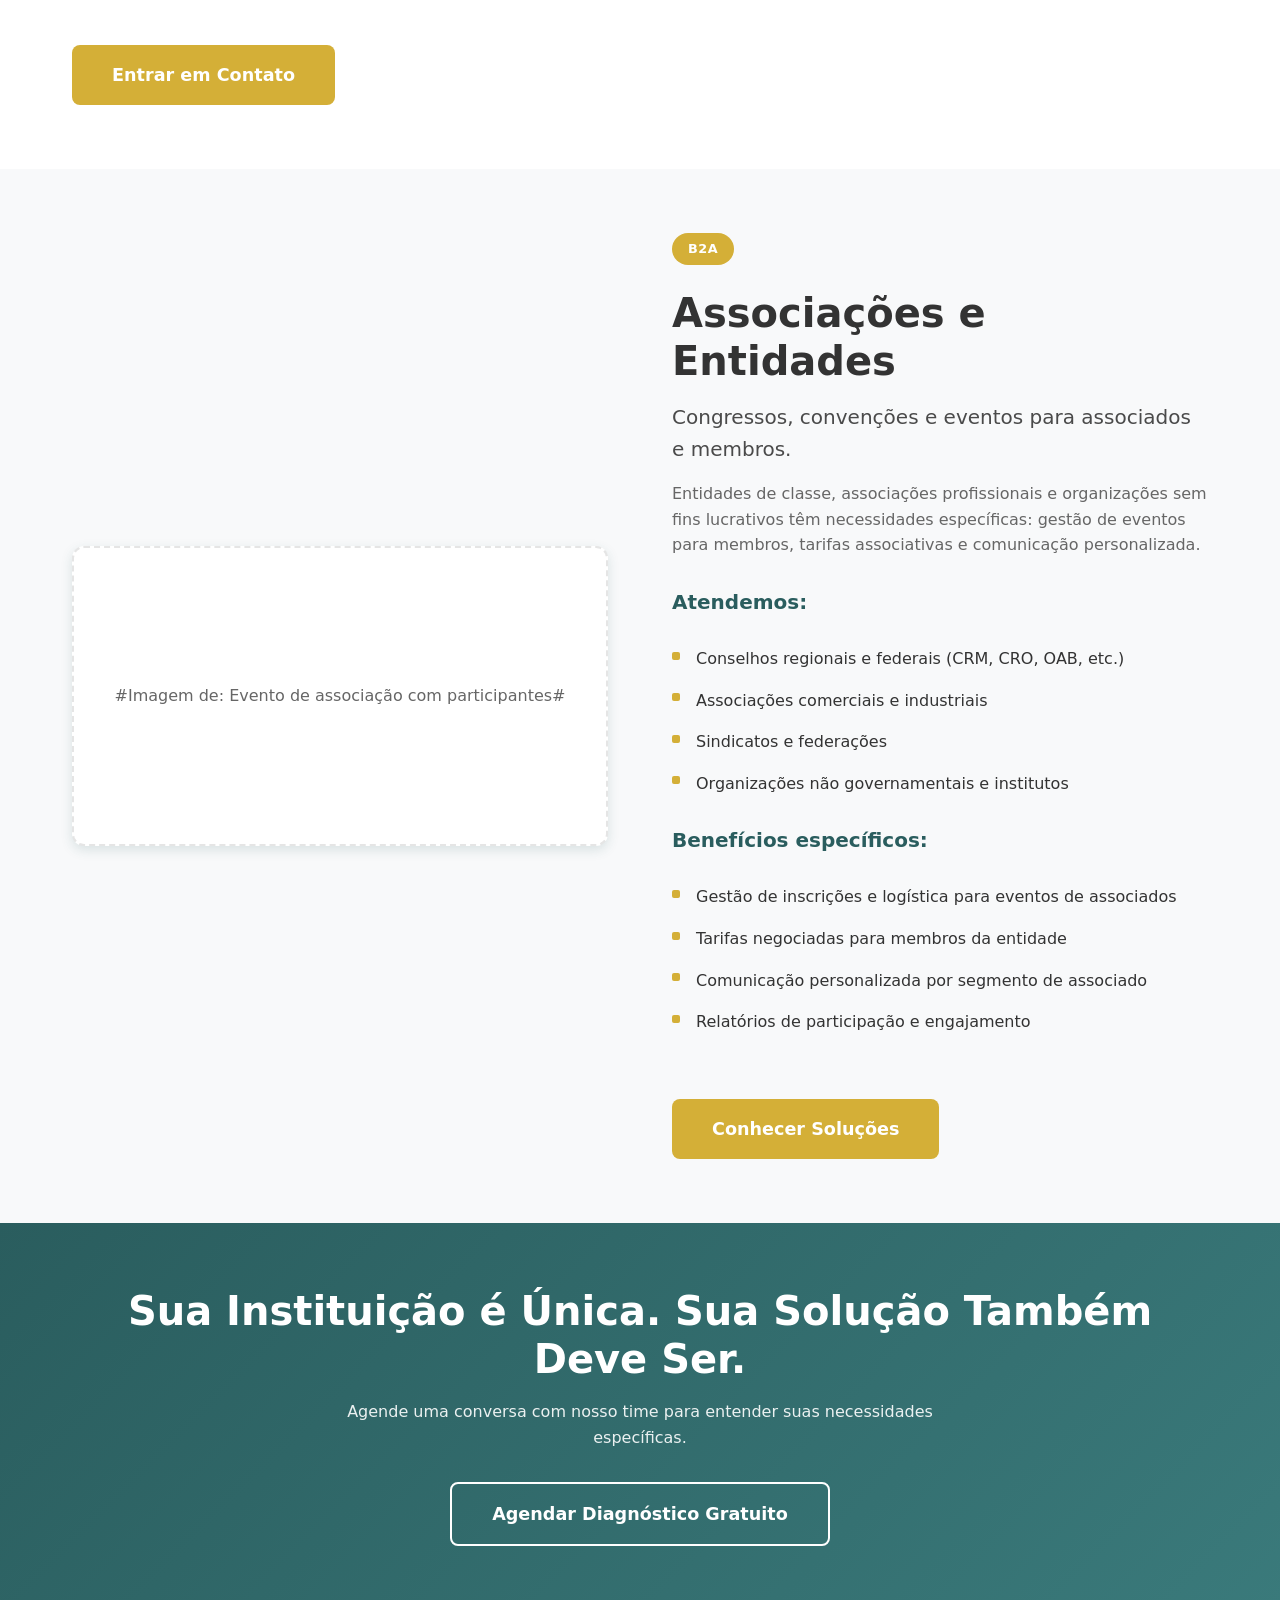
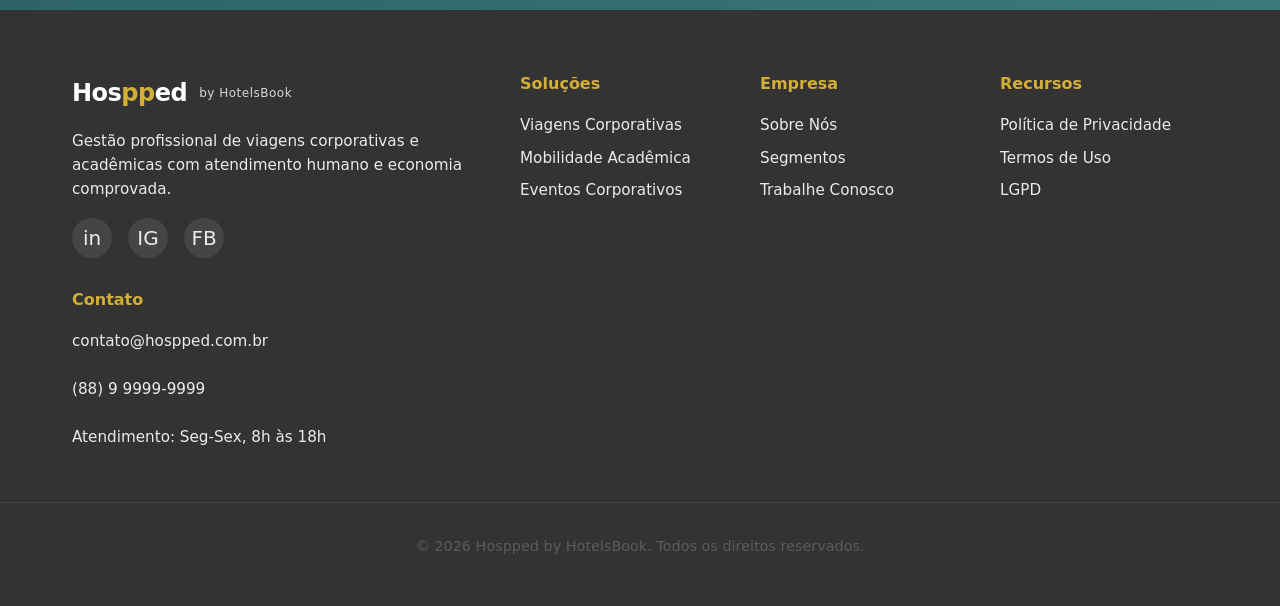
<file: seguimentos.html>
<!DOCTYPE html>
<html lang="pt-BR">
<head>
  <meta charset="UTF-8">
  <meta name="viewport" content="width=device-width, initial-scale=1.0">
  <meta name="description" content="Segmentos de atuação da Hospped: empresas, instituições de ensino, órgãos públicos e associações.">
  <title>Segmentos | Hospped</title>
  <link rel="stylesheet" href="assets/css/style.css">
  <link rel="canonical" href="https://hotelsbook.github.io/hospped/segmentos.html">
</head>
<body>
  <!-- Header -->
  <header>
    <div class="nav-container">
      <a href="index.html" class="logo">
        <span class="logo-text">Hos<span class="pp-highlight">pp</span>ed</span>
        <span class="logo-tagline">by HotelsBook</span>
      </a>
      <button class="mobile-menu-btn" aria-label="Abrir menu">&#9776;</button>
      <nav>
        <ul>
          <li><a href="index.html">Início</a></li>
          <li><a href="servicos.html">Soluções</a></li>
          <li><a href="sobre.html">Sobre</a></li>
          <li><a href="segmentos.html" class="active">Segmentos</a></li>
          <li><a href="contato.html">Contato</a></li>
        </ul>
      </nav>
    </div>
  </header>

  <!-- Hero -->
  <section class="hero" style="background: var(--jade-deep); padding: 4rem 0; color: white; text-align: center;">
    <div class="container">
      <h1 style="color: white;">Segmentos de Atuação</h1>
      <p style="color: rgba(255,255,255,0.9); max-width: 700px; margin: 0 auto;">
        Soluções personalizadas para diferentes tipos de instituições e necessidades.
      </p>
    </div>
  </section>

  <!-- Empresas Privadas -->
  <section id="empresas">
    <div class="container">
      <div class="tech-content">
        <div>
          <span style="display: inline-block; background: var(--gold-soft); color: white; padding: 0.375rem 1rem; border-radius: 20px; font-size: 0.8rem; font-weight: 600; letter-spacing: 0.5px; margin-bottom: 1rem;">B2B</span>
          <h2 style="margin-top: 0.5rem;">Empresas Privadas</h2>
          <p class="lead">De startups a multinacionais, oferecemos gestão eficiente de viagens corporativas.</p>
          <p>Entendemos que cada empresa tem necessidades únicas. Por isso, desenvolvemos soluções flexíveis que se adaptam ao seu porte, setor e política de viagens.</p>
          
          <h4 style="margin-top: 2rem; color: var(--jade-deep); margin-bottom: 1rem;">Atendemos:</h4>
          <ul class="tech-features">
            <li>Startups e scale-ups em crescimento</li>
            <li>Pequenas e médias empresas regionais</li>
            <li>Grandes corporações nacionais e multinacionais</li>
            <li>Empresas dos setores: indústria, serviços, tecnologia, saúde, varejo</li>
          </ul>
          
          <h4 style="margin-top: 1.5rem; color: var(--jade-deep); margin-bottom: 1rem;">Benefícios específicos:</h4>
          <ul class="tech-features">
            <li>Relatórios customizados por centro de custo</li>
            <li>Políticas de viagem configuráveis por perfil de colaborador</li>
            <li>Suporte prioritário para viagens de última hora</li>
            <li>Negociação de tarifas corporativas</li>
          </ul>
          
          <a href="contato.html?segmento=empresas" class="btn btn-large btn-primary mt-2">Falar com Consultor</a>
        </div>
        <div class="tech-image">
          #Imagem de: Equipe corporativa em reunião de negócios#
        </div>
      </div>
    </div>
  </section>

  <!-- Instituições de Ensino -->
  <section id="educacao" style="background: var(--gray-bg);">
    <div class="container">
      <div class="tech-content">
        <div class="tech-image">
          #Imagem de: Campus universitário com estudantes#
        </div>
        <div>
          <span style="display: inline-block; background: var(--gold-soft); color: white; padding: 0.375rem 1rem; border-radius: 20px; font-size: 0.8rem; font-weight: 600; letter-spacing: 0.5px; margin-bottom: 1rem;">B2E</span>
          <h2 style="margin-top: 0.5rem;">Instituições de Ensino</h2>
          <p class="lead">Universidades, faculdades e escolas com mobilidade acadêmica e eventos.</p>
          <p>Especialistas em entender as particularidades do ambiente acadêmico: calendários semestrais, verbas específicas, prestação de contas rigorosa e necessidades de estudantes internacionais.</p>
          
          <h4 style="margin-top: 2rem; color: var(--jade-deep); margin-bottom: 1rem;">Atendemos:</h4>
          <ul class="tech-features">
            <li>Universidades públicas e privadas</li>
            <li>Faculdades e centros universitários</li>
            <li>Escolas técnicas e de idiomas</li>
            <li>Institutos de pesquisa e fundações</li>
          </ul>
          
          <h4 style="margin-top: 1.5rem; color: var(--jade-deep); margin-bottom: 1rem;">Benefícios específicos:</h4>
          <ul class="tech-features">
            <li>Tarifas especiais para instituições de ensino</li>
            <li>Relatórios compatíveis com prestação de contas pública</li>
            <li>Suporte para documentação de vistos e seguros internacionais</li>
            <li>Gestão de grupos grandes para congressos e missões técnicas</li>
          </ul>
          
          <a href="contato.html?segmento=educacao" class="btn btn-large btn-primary mt-2">Solicitar Proposta</a>
        </div>
      </div>
    </div>
  </section>

  <!-- Órgãos Públicos -->
  <section id="publico">
    <div class="container">
      <div class="tech-content">
        <div>
          <span style="display: inline-block; background: var(--gold-soft); color: white; padding: 0.375rem 1rem; border-radius: 20px; font-size: 0.8rem; font-weight: 600; letter-spacing: 0.5px; margin-bottom: 1rem;">B2G</span>
          <h2 style="margin-top: 0.5rem;">Órgãos Públicos</h2>
          <p class="lead">Gestão de viagens para servidores e participação em eventos institucionais.</p>
          <p>Conhecemos as exigências da administração pública: conformidade legal, transparência, licitação e prestação de contas. Nossa solução é desenhada para atender a esses requisitos com eficiência.</p>
          
          <h4 style="margin-top: 2rem; color: var(--jade-deep); margin-bottom: 1rem;">Atendemos:</h4>
          <ul class="tech-features">
            <li>Prefeituras e câmaras municipais</li>
            <li>Secretarias estaduais e federais</li>
            <li>Autarquias, fundações e empresas públicas</li>
            <li>Tribunais e órgãos do poder judiciário</li>
          </ul>
          
          <h4 style="margin-top: 1.5rem; color: var(--jade-deep); margin-bottom: 1rem;">Benefícios específicos:</h4>
          <ul class="tech-features">
            <li>Conformidade com Lei de Licitações e normas internas</li>
            <li>Relatórios auditáveis e compatíveis com TCU/TCE</li>
            <li>Processos transparentes e documentados</li>
            <li>Suporte para viagens oficiais e representações</li>
          </ul>
          
          <a href="contato.html?segmento=publico" class="btn btn-large btn-primary mt-2">Entrar em Contato</a>
        </div>
        <div class="tech-image">
          #Imagem de: Prédio público institucional#
        </div>
      </div>
    </div>
  </section>

  <!-- Associações e Entidades -->
  <section id="associacoes" style="background: var(--gray-bg);">
    <div class="container">
      <div class="tech-content">
        <div class="tech-image">
          #Imagem de: Evento de associação com participantes#
        </div>
        <div>
          <span style="display: inline-block; background: var(--gold-soft); color: white; padding: 0.375rem 1rem; border-radius: 20px; font-size: 0.8rem; font-weight: 600; letter-spacing: 0.5px; margin-bottom: 1rem;">B2A</span>
          <h2 style="margin-top: 0.5rem;">Associações e Entidades</h2>
          <p class="lead">Congressos, convenções e eventos para associados e membros.</p>
          <p>Entidades de classe, associações profissionais e organizações sem fins lucrativos têm necessidades específicas: gestão de eventos para membros, tarifas associativas e comunicação personalizada.</p>
          
          <h4 style="margin-top: 2rem; color: var(--jade-deep); margin-bottom: 1rem;">Atendemos:</h4>
          <ul class="tech-features">
            <li>Conselhos regionais e federais (CRM, CRO, OAB, etc.)</li>
            <li>Associações comerciais e industriais</li>
            <li>Sindicatos e federações</li>
            <li>Organizações não governamentais e institutos</li>
          </ul>
          
          <h4 style="margin-top: 1.5rem; color: var(--jade-deep); margin-bottom: 1rem;">Benefícios específicos:</h4>
          <ul class="tech-features">
            <li>Gestão de inscrições e logística para eventos de associados</li>
            <li>Tarifas negociadas para membros da entidade</li>
            <li>Comunicação personalizada por segmento de associado</li>
            <li>Relatórios de participação e engajamento</li>
          </ul>
          
          <a href="contato.html?segmento=associacoes" class="btn btn-large btn-primary mt-2">Conhecer Soluções</a>
        </div>
      </div>
    </div>
  </section>

  <!-- CTA -->
  <section class="cta-section">
    <div class="container text-center">
      <h2 style="color: white;">Sua Instituição é Única. Sua Solução Também Deve Ser.</h2>
      <p style="color: rgba(255,255,255,0.9); max-width: 600px; margin: 0 auto 2rem;">
        Agende uma conversa com nosso time para entender suas necessidades específicas.
      </p>
      <a href="contato.html" class="btn btn-large btn-outline-light">Agendar Diagnóstico Gratuito</a>
    </div>
  </section>

  <!-- Footer -->
  <footer>
    <div class="footer-content">
      <div class="footer-brand">
        <a href="index.html" class="logo">
          <span class="logo-text">Hos<span class="pp-highlight">pp</span>ed</span>
          <span class="logo-tagline">by HotelsBook</span>
        </a>
        <p>Gestão profissional de viagens corporativas e acadêmicas com atendimento humano e economia comprovada.</p>
        <div class="footer-social">
          <a href="#" aria-label="LinkedIn">in</a>
          <a href="#" aria-label="Instagram">IG</a>
          <a href="#" aria-label="Facebook">FB</a>
        </div>
      </div>
      
      <div class="footer-links">
        <h4>Soluções</h4>
        <a href="servicos.html#corporativo">Viagens Corporativas</a>
        <a href="servicos.html#academico">Mobilidade Acadêmica</a>
        <a href="servicos.html#eventos">Eventos Corporativos</a>
      </div>
      
      <div class="footer-links">
        <h4>Empresa</h4>
        <a href="sobre.html">Sobre Nós</a>
        <a href="segmentos.html">Segmentos</a>
        <a href="contato.html">Trabalhe Conosco</a>
      </div>
      
      <div class="footer-links">
        <h4>Recursos</h4>
        <a href="#">Política de Privacidade</a>
        <a href="#">Termos de Uso</a>
        <a href="#">LGPD</a>
      </div>
      
      <div class="footer-contact">
        <h4>Contato</h4>
        <p>contato@hospped.com.br</p>
        <p>(88) 9 9999-9999</p>
        <p>Atendimento: Seg-Sex, 8h às 18h</p>
      </div>
    </div>
    
    <div class="footer-bottom">
      <p>&copy; 2026 Hospped by HotelsBook. Todos os direitos reservados.</p>
    </div>
  </footer>

  <script src="assets/js/main.js"></script>
</body>
</html>
</file>
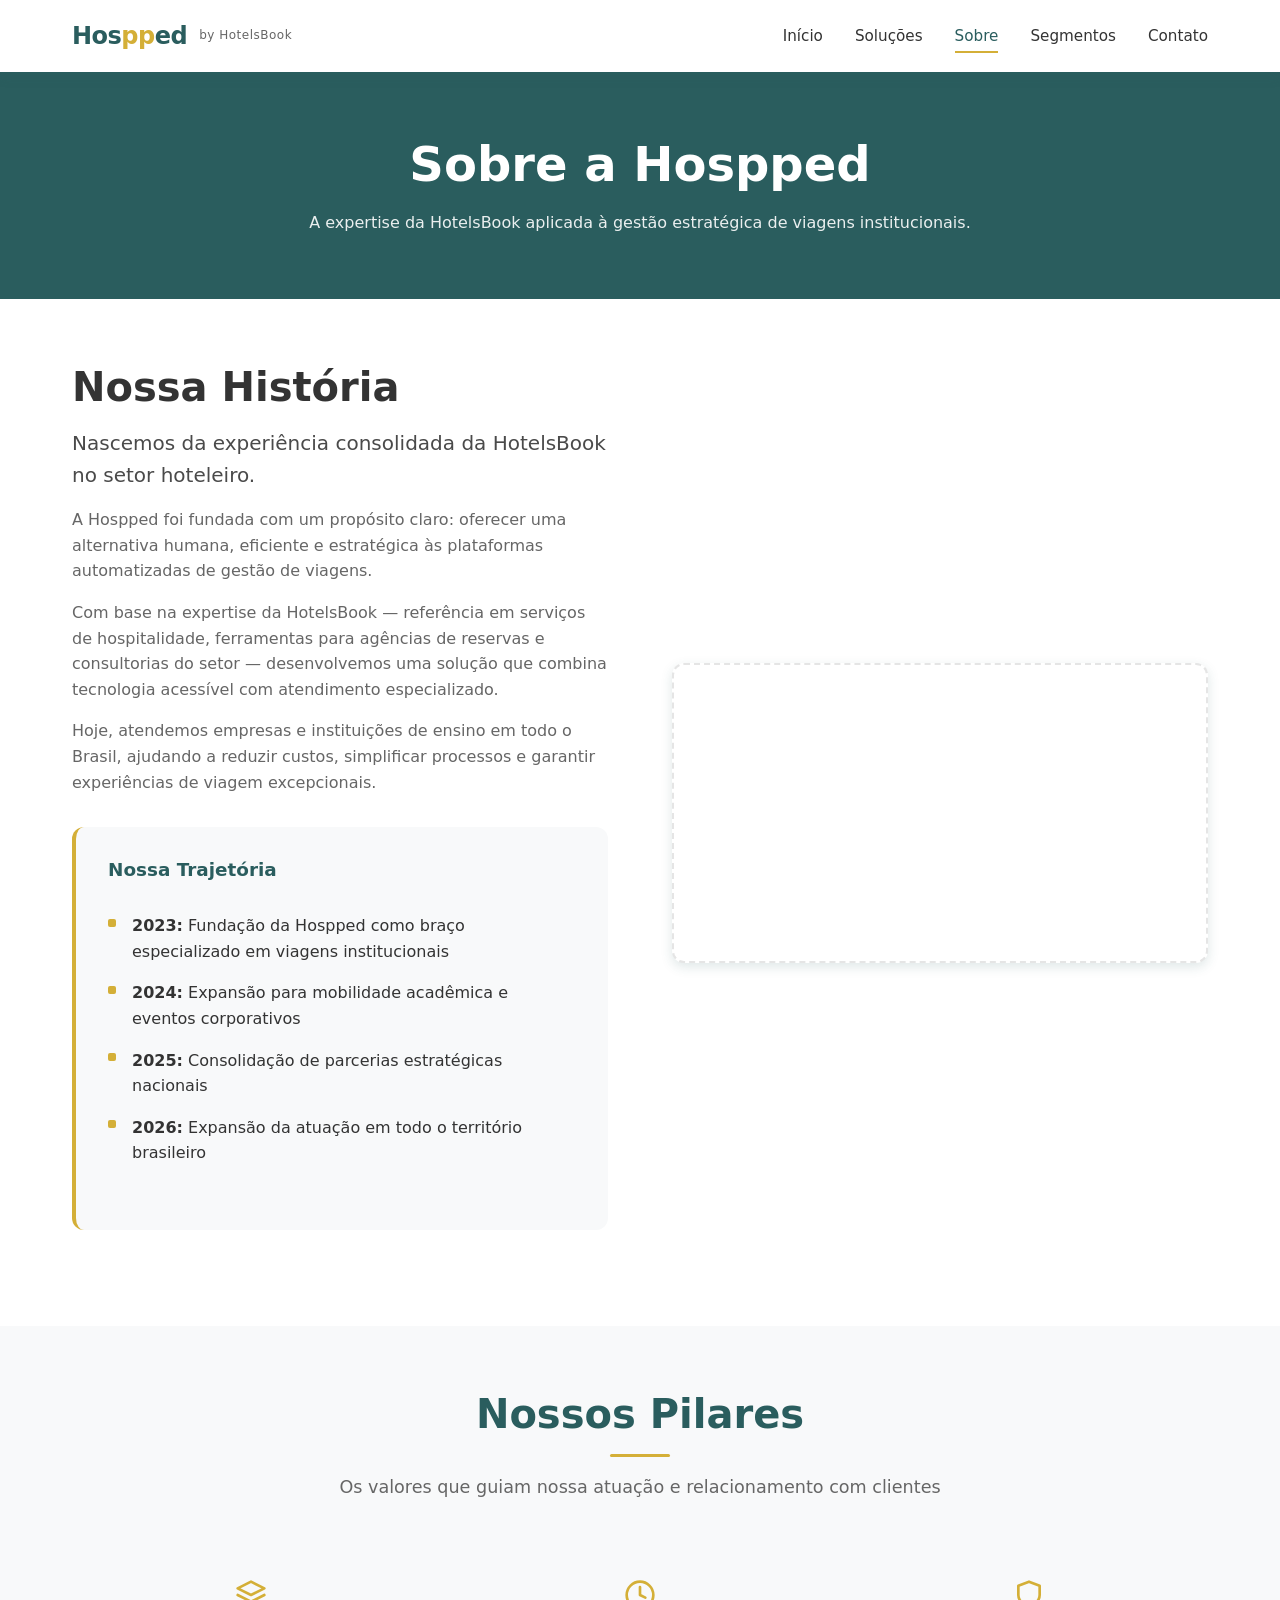
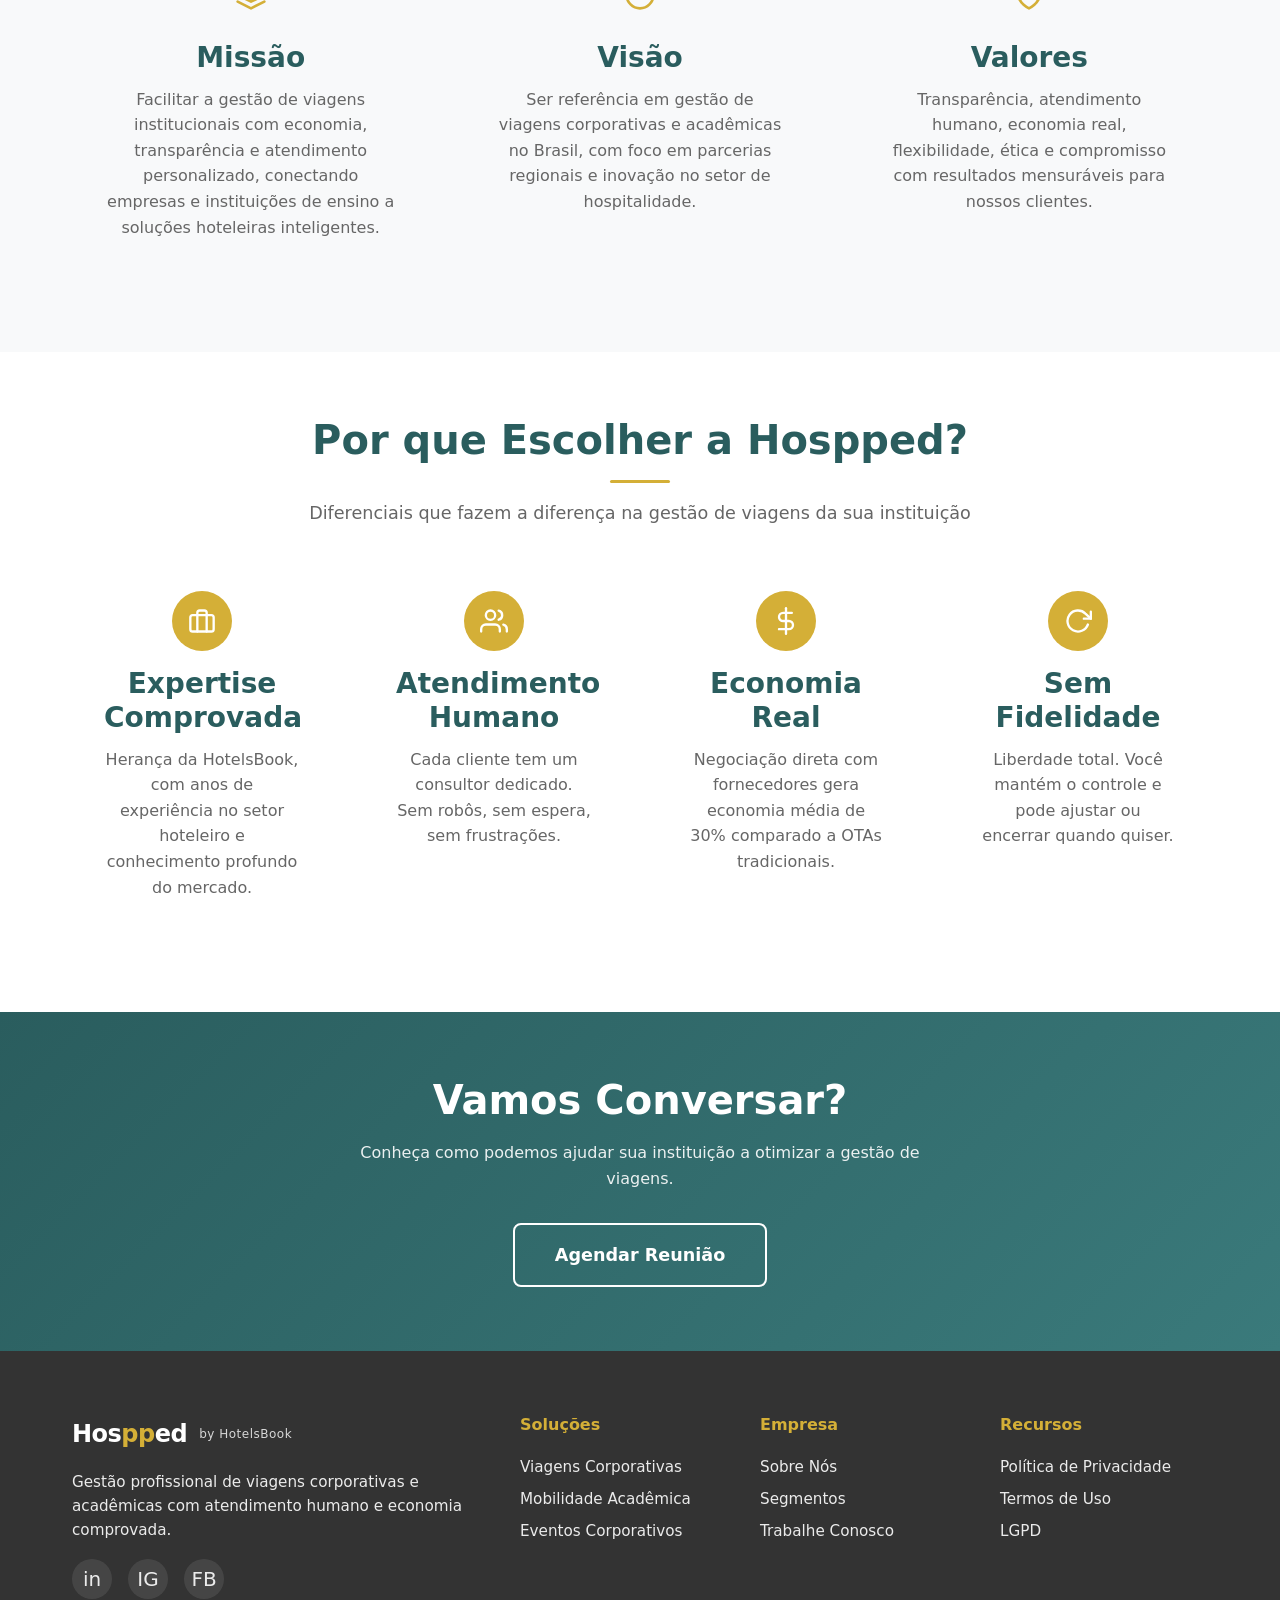
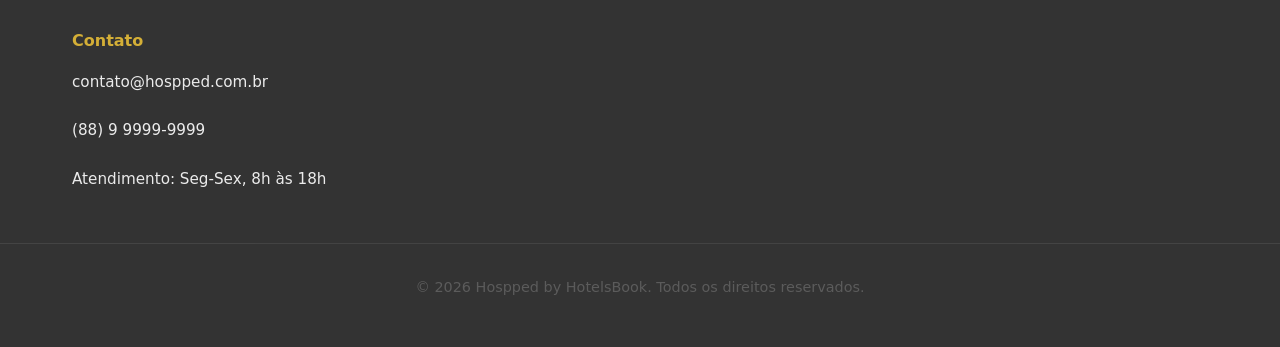
<file: sobre.html>
<!DOCTYPE html>
<html lang="pt-BR">
<head>
  <meta charset="UTF-8">
  <meta name="viewport" content="width=device-width, initial-scale=1.0">
  <meta name="description" content="Sobre a Hospped: expertise da HotelsBook aplicada à gestão de viagens corporativas e acadêmicas.">
  <title>Sobre Nós | Hospped</title>
  <link rel="stylesheet" href="assets/css/style.css">
  <link rel="canonical" href="https://hotelsbook.github.io/hospped/sobre.html">
</head>
<body>
  <!-- Header -->
  <header>
    <div class="nav-container">
      <a href="index.html" class="logo">
        <span class="logo-text">Hos<span class="pp-highlight">pp</span>ed</span>
        <span class="logo-tagline">by HotelsBook</span>
      </a>
      <button class="mobile-menu-btn" aria-label="Abrir menu">&#9776;</button>
      <nav>
        <ul>
          <li><a href="index.html">Início</a></li>
          <li><a href="servicos.html">Soluções</a></li>
          <li><a href="sobre.html" class="active">Sobre</a></li>
          <li><a href="segmentos.html">Segmentos</a></li>
          <li><a href="contato.html">Contato</a></li>
        </ul>
      </nav>
    </div>
  </header>

  <!-- Hero -->
  <section class="hero" style="background: var(--jade-deep); padding: 4rem 0; color: white; text-align: center;">
    <div class="container">
      <h1 style="color: white;">Sobre a Hospped</h1>
      <p style="color: rgba(255,255,255,0.9); max-width: 700px; margin: 0 auto;">
        A expertise da HotelsBook aplicada à gestão estratégica de viagens institucionais.
      </p>
    </div>
  </section>

  <!-- Nossa História -->
  <section>
    <div class="container">
      <div class="tech-content">
        <div>
          <h2>Nossa História</h2>
          <p class="lead">Nascemos da experiência consolidada da HotelsBook no setor hoteleiro.</p>
          <p>A Hospped foi fundada com um propósito claro: oferecer uma alternativa humana, eficiente e estratégica às plataformas automatizadas de gestão de viagens.</p>
          <p>Com base na expertise da HotelsBook — referência em serviços de hospitalidade, ferramentas para agências de reservas e consultorias do setor — desenvolvemos uma solução que combina tecnologia acessível com atendimento especializado.</p>
          <p>Hoje, atendemos empresas e instituições de ensino em todo o Brasil, ajudando a reduzir custos, simplificar processos e garantir experiências de viagem excepcionais.</p>
          
          <div style="background: var(--gray-bg); padding: 2rem; border-radius: var(--border-radius-lg); margin: 2rem 0; border-left: 4px solid var(--gold-soft);">
            <h4 style="color: var(--jade-deep); margin-bottom: 1.25rem; font-size: 1.15rem;">Nossa Trajetória</h4>
            <ul class="tech-features">
              <li><strong>2023:</strong> Fundação da Hospped como braço especializado em viagens institucionais</li>
              <li><strong>2024:</strong> Expansão para mobilidade acadêmica e eventos corporativos</li>
              <li><strong>2025:</strong> Consolidação de parcerias estratégicas nacionais</li>
              <li><strong>2026:</strong> Expansão da atuação em todo o território brasileiro</li>
            </ul>
          </div>
        </div>
        <div class="tech-image" style="background-image: url('https://images.unsplash.com/photo-1600880292203-757bb62b4baf?ixlib=rb-4.0.3&auto=format&fit=crop&w=1000&q=80'); background-size: cover; background-position: center; min-height: 300px; border-radius: var(--border-radius-lg);"></div>
        </div>
      </div>
    </div>
  </section>

  <!-- Missão, Visão, Valores -->
  <section style="background: var(--gray-bg);">
    <div class="container">
      <h2 class="section-title">Nossos Pilares</h2>
      <p class="section-subtitle">Os valores que guiam nossa atuação e relacionamento com clientes</p>
      
      <div class="differentials-grid">
        <div class="differential-card">
          <div class="differential-icon">
            <svg width="32" height="32" viewBox="0 0 24 24" fill="none" stroke="currentColor" stroke-width="2" stroke-linecap="round" stroke-linejoin="round">
              <path d="M12 2L2 7l10 5 10-5-10-5z"></path>
              <path d="M2 17l10 5 10-5"></path>
              <path d="M2 12l10 5 10-5"></path>
            </svg>
          </div>
          <h3>Missão</h3>
          <p>Facilitar a gestão de viagens institucionais com economia, transparência e atendimento personalizado, conectando empresas e instituições de ensino a soluções hoteleiras inteligentes.</p>
        </div>

        <div class="differential-card">
          <div class="differential-icon">
            <svg width="32" height="32" viewBox="0 0 24 24" fill="none" stroke="currentColor" stroke-width="2" stroke-linecap="round" stroke-linejoin="round">
              <circle cx="12" cy="12" r="10"></circle>
              <polyline points="12 6 12 12 16 14"></polyline>
            </svg>
          </div>
          <h3>Visão</h3>
          <p>Ser referência em gestão de viagens corporativas e acadêmicas no Brasil, com foco em parcerias regionais e inovação no setor de hospitalidade.</p>
        </div>

        <div class="differential-card">
          <div class="differential-icon">
            <svg width="32" height="32" viewBox="0 0 24 24" fill="none" stroke="currentColor" stroke-width="2" stroke-linecap="round" stroke-linejoin="round">
              <path d="M12 22s8-4 8-10V5l-8-3-8 3v7c0 6 8 10 8 10z"></path>
            </svg>
          </div>
          <h3>Valores</h3>
          <p>Transparência, atendimento humano, economia real, flexibilidade, ética e compromisso com resultados mensuráveis para nossos clientes.</p>
        </div>
      </div>
    </div>
  </section>

  <!-- Por que Escolher -->
  <section>
    <div class="container">
      <h2 class="section-title">Por que Escolher a Hospped?</h2>
      <p class="section-subtitle">Diferenciais que fazem a diferença na gestão de viagens da sua instituição</p>
      
      <div class="steps-grid">
        <div class="step-card">
          <div class="step-number">
            <svg width="28" height="28" viewBox="0 0 24 24" fill="none" stroke="currentColor" stroke-width="2" stroke-linecap="round" stroke-linejoin="round">
              <rect x="2" y="7" width="20" height="14" rx="2" ry="2"></rect>
              <path d="M16 21V5a2 2 0 0 0-2-2h-4a2 2 0 0 0-2 2v16"></path>
            </svg>
          </div>
          <h3>Expertise Comprovada</h3>
          <p>Herança da HotelsBook, com anos de experiência no setor hoteleiro e conhecimento profundo do mercado.</p>
        </div>

        <div class="step-card">
          <div class="step-number">
            <svg width="28" height="28" viewBox="0 0 24 24" fill="none" stroke="currentColor" stroke-width="2" stroke-linecap="round" stroke-linejoin="round">
              <path d="M17 21v-2a4 4 0 0 0-4-4H5a4 4 0 0 0-4 4v2"></path>
              <circle cx="9" cy="7" r="4"></circle>
              <path d="M23 21v-2a4 4 0 0 0-3-3.87"></path>
              <path d="M16 3.13a4 4 0 0 1 0 7.75"></path>
            </svg>
          </div>
          <h3>Atendimento Humano</h3>
          <p>Cada cliente tem um consultor dedicado. Sem robôs, sem espera, sem frustrações.</p>
        </div>

        <div class="step-card">
          <div class="step-number">
            <svg width="28" height="28" viewBox="0 0 24 24" fill="none" stroke="currentColor" stroke-width="2" stroke-linecap="round" stroke-linejoin="round">
              <line x1="12" y1="1" x2="12" y2="23"></line>
              <path d="M17 5H9.5a3.5 3.5 0 0 0 0 7h5a3.5 3.5 0 0 1 0 7H6"></path>
            </svg>
          </div>
          <h3>Economia Real</h3>
          <p>Negociação direta com fornecedores gera economia média de 30% comparado a OTAs tradicionais.</p>
        </div>

        <div class="step-card">
          <div class="step-number">
            <svg width="28" height="28" viewBox="0 0 24 24" fill="none" stroke="currentColor" stroke-width="2" stroke-linecap="round" stroke-linejoin="round">
              <polyline points="23 4 23 10 17 10"></polyline>
              <path d="M20.49 15a9 9 0 1 1-2.12-9.36L23 10"></path>
            </svg>
          </div>
          <h3>Sem Fidelidade</h3>
          <p>Liberdade total. Você mantém o controle e pode ajustar ou encerrar quando quiser.</p>
        </div>
      </div>
    </div>
  </section>

  <!-- CTA -->
  <section class="cta-section">
    <div class="container text-center">
      <h2 style="color: white;">Vamos Conversar?</h2>
      <p style="color: rgba(255,255,255,0.9); max-width: 600px; margin: 0 auto 2rem;">
        Conheça como podemos ajudar sua instituição a otimizar a gestão de viagens.
      </p>
      <a href="contato.html" class="btn btn-large btn-outline-light">Agendar Reunião</a>
    </div>
  </section>

  <!-- Footer -->
  <footer>
    <div class="footer-content">
      <div class="footer-brand">
        <a href="index.html" class="logo">
          <span class="logo-text">Hos<span class="pp-highlight">pp</span>ed</span>
          <span class="logo-tagline">by HotelsBook</span>
        </a>
        <p>Gestão profissional de viagens corporativas e acadêmicas com atendimento humano e economia comprovada.</p>
        <div class="footer-social">
          <a href="#" aria-label="LinkedIn">in</a>
          <a href="#" aria-label="Instagram">IG</a>
          <a href="#" aria-label="Facebook">FB</a>
        </div>
      </div>
      
      <div class="footer-links">
        <h4>Soluções</h4>
        <a href="servicos.html#corporativo">Viagens Corporativas</a>
        <a href="servicos.html#academico">Mobilidade Acadêmica</a>
        <a href="servicos.html#eventos">Eventos Corporativos</a>
      </div>
      
      <div class="footer-links">
        <h4>Empresa</h4>
        <a href="sobre.html">Sobre Nós</a>
        <a href="segmentos.html">Segmentos</a>
        <a href="contato.html">Trabalhe Conosco</a>
      </div>
      
      <div class="footer-links">
        <h4>Recursos</h4>
        <a href="#">Política de Privacidade</a>
        <a href="#">Termos de Uso</a>
        <a href="#">LGPD</a>
      </div>
      
      <div class="footer-contact">
        <h4>Contato</h4>
        <p>contato@hospped.com.br</p>
        <p>(88) 9 9999-9999</p>
        <p>Atendimento: Seg-Sex, 8h às 18h</p>
      </div>
    </div>
    
    <div class="footer-bottom">
      <p>&copy; 2026 Hospped by HotelsBook. Todos os direitos reservados.</p>
    </div>
  </footer>

  <script src="assets/js/main.js"></script>
</body>
</html>
</file>
<file: assets/css/style.css>
/* ========================================
   HOSPPED - Estilo Jade Imperial
   Versão Enterprise - Profissional, sem emojis
   ======================================== */

/* ===== VARIÁVEIS ===== */
:root {
  --jade-deep: #2A5D5E;
  --jade-light: #3A7A7B;
  --jade-lighter: #4A9A9B;
  --gold-soft: #D4AF37;
  --gold-hover: #B8972B;
  --gold-light: #E8C565;
  --cloud-dancer: #F0F0E9;
  --charcoal: #333333;
  --charcoal-light: #4A4A4A;
  --gray-medium: #666666;
  --gray-light: #999999;
  --gray-lighter: #E5E5E5;
  --gray-bg: #F8F9FA;
  --white: #FFFFFF;
  
  --error: #C41E3A;
  --error-light: #F8D7DA;
  --success: #2E7D32;
  --success-light: #D4EDDA;
  --warning: #856404;
  --warning-light: #FFF3CD;
  --info: #0C5460;
  --info-light: #D1ECF1;
  
  --shadow-sm: 0 2px 8px rgba(42, 93, 94, 0.1);
  --shadow: 0 4px 12px rgba(42, 93, 94, 0.15);
  --shadow-md: 0 8px 25px rgba(42, 93, 94, 0.2);
  --shadow-lg: 0 12px 40px rgba(0, 0, 0, 0.15);
  --transition: all 0.3s cubic-bezier(0.4, 0, 0.2, 1);
  --transition-fast: all 0.15s ease-in-out;
  --border-radius: 8px;
  --border-radius-lg: 12px;
  --border-radius-xl: 16px;
  --input-border: #CCCCCC;
  --input-focus: rgba(42, 93, 94, 0.1);
  
  --font-family: 'Segoe UI', system-ui, -apple-system, 'Helvetica Neue', sans-serif;
  --font-size-base: 16px;
  --line-height-base: 1.6;
  
  --container-max: 1200px;
  --container-wide: 1400px;
  --header-height: 72px;
  --spacing-xs: 0.5rem;
  --spacing-sm: 1rem;
  --spacing-md: 2rem;
  --spacing-lg: 4rem;
  --spacing-xl: 6rem;
}

/* ===== RESET E BASE ===== */
*, *::before, *::after {
  margin: 0;
  padding: 0;
  box-sizing: border-box;
}

html {
  scroll-behavior: smooth;
  font-size: var(--font-size-base);
}

body {
  font-family: var(--font-family);
  background-color: var(--white);
  color: var(--charcoal);
  line-height: var(--line-height-base);
  -webkit-font-smoothing: antialiased;
  -moz-osx-font-smoothing: grayscale;
}

img {
  max-width: 100%;
  height: auto;
  display: block;
}

a {
  color: var(--jade-deep);
  text-decoration: none;
  transition: var(--transition-fast);
}

a:hover {
  color: var(--gold-soft);
}

ul {
  list-style: none;
}

/* ===== TIPOGRAFIA ===== */
h1, h2, h3, h4, h5, h6 {
  font-weight: 700;
  line-height: 1.2;
  margin-bottom: 1rem;
  color: var(--charcoal);
}

h1 { font-size: clamp(2rem, 5vw, 3rem); }
h2 { font-size: clamp(1.75rem, 4vw, 2.5rem); }
h3 { font-size: clamp(1.25rem, 3vw, 1.75rem); }
h4 { font-size: 1.25rem; }

p {
  margin-bottom: 1rem;
  color: var(--gray-medium);
}

.lead {
  font-size: 1.25rem;
  color: var(--charcoal-light);
  font-weight: 300;
}

.text-center { text-align: center; }
.text-right { text-align: right; }
.text-left { text-align: left; }

/* ===== CONTAINER E SEÇÕES ===== */
.container,
.section-container {
  max-width: var(--container-max);
  margin: 0 auto;
  padding: 0 2rem;
}

.container-wide {
  max-width: var(--container-wide);
  margin: 0 auto;
  padding: 0 2rem;
}

section {
  padding: var(--spacing-lg) 0;
}

.section-title {
  text-align: center;
  font-size: clamp(1.75rem, 4vw, 2.5rem);
  color: var(--jade-deep);
  margin-bottom: 1rem;
  position: relative;
  font-weight: 700;
}

.section-title::after {
  content: '';
  display: block;
  width: 60px;
  height: 3px;
  background: var(--gold-soft);
  margin: 1rem auto 0;
  border-radius: 2px;
}

.section-subtitle {
  text-align: center;
  color: var(--gray-medium);
  margin-bottom: var(--spacing-md);
  max-width: 700px;
  margin-left: auto;
  margin-right: auto;
  font-size: 1.1rem;
}

/* ===== HEADER ===== */
header {
  background: var(--white);
  box-shadow: var(--shadow);
  position: sticky;
  top: 0;
  z-index: 1000;
}

.nav-container {
  max-width: var(--container-max);
  margin: 0 auto;
  padding: 0 2rem;
  height: var(--header-height);
  display: flex;
  justify-content: space-between;
  align-items: center;
  gap: 1rem;
}

.logo {
  display: flex;
  align-items: center;
  gap: 0.5rem;
  text-decoration: none;
}

.logo-text {
  font-size: 1.5rem;
  font-weight: 700;
  color: var(--jade-deep);
  letter-spacing: -0.5px;
}

.logo-text .pp-highlight {
  color: var(--gold-soft);
  font-weight: 800;
}

.logo-tagline {
  font-size: 0.75rem;
  color: var(--gray-medium);
  margin-left: 0.25rem;
  font-weight: 400;
  text-transform: none;
  letter-spacing: 0.5px;
}

nav ul {
  display: flex;
  list-style: none;
  gap: 2rem;
  margin: 0;
  padding: 0;
}

nav a {
  text-decoration: none;
  color: var(--charcoal);
  font-weight: 500;
  padding: 0.5rem 0;
  position: relative;
  transition: var(--transition-fast);
  font-size: 0.95rem;
}

nav a:hover,
nav a.active {
  color: var(--jade-deep);
}

nav a::after {
  content: '';
  position: absolute;
  bottom: 0;
  left: 0;
  width: 0;
  height: 2px;
  background: var(--gold-soft);
  transition: var(--transition);
}

nav a:hover::after,
nav a.active::after {
  width: 100%;
}

.mobile-menu-btn {
  display: none;
  background: none;
  border: none;
  font-size: 1.5rem;
  color: var(--jade-deep);
  cursor: pointer;
  padding: 0.25rem;
  line-height: 1;
}

/* ===== HERO ===== */
.hero-home {
  position: relative;
  min-height: 700px;
  display: flex;
  flex-direction: column;
  justify-content: center;
  align-items: center;
  padding: 6rem 2rem 4rem;
  overflow: hidden;
  color: var(--white);
}

.hero-background {
  position: absolute;
  top: 0;
  left: 0;
  right: 0;
  bottom: 0;
  background-size: cover;
  background-position: center;
  background-repeat: no-repeat;
  z-index: 0;
}

.hero-overlay {
  position: absolute;
  top: 0;
  left: 0;
  right: 0;
  bottom: 0;
  background: linear-gradient(135deg, rgba(42, 93, 94, 0.95) 0%, rgba(42, 93, 94, 0.85) 100%);
  z-index: 1;
}

.hero-content {
  position: relative;
  z-index: 2;
  max-width: 900px;
  text-align: center;
  margin-bottom: 2rem;
}

.hero-content h1 {
  color: var(--white);
  margin-bottom: 1.5rem;
  font-weight: 700;
}

.hero-subtitle {
  font-size: 1.25rem;
  opacity: 0.95;
  font-weight: 300;
  margin-bottom: 2rem;
  color: var(--white);
}

.hero-cta {
  display: flex;
  gap: 1rem;
  justify-content: center;
  flex-wrap: wrap;
}

/* ===== BOTÕES ===== */
.btn {
  display: inline-flex;
  align-items: center;
  justify-content: center;
  gap: 0.5rem;
  padding: 0.875rem 2rem;
  border-radius: var(--border-radius);
  font-weight: 600;
  transition: var(--transition);
  border: none;
  cursor: pointer;
  font-size: 1rem;
  text-align: center;
  text-decoration: none;
}

.btn-primary {
  background: var(--gold-soft);
  color: var(--white);
}

.btn-primary:hover {
  background: var(--gold-hover);
  transform: translateY(-2px);
  box-shadow: var(--shadow-md);
}

.btn-outline {
  background: transparent;
  border: 2px solid var(--gold-soft);
  color: var(--gold-soft);
}

.btn-outline:hover {
  background: var(--gold-soft);
  color: var(--white);
}

.btn-outline-light {
  background: transparent;
  border: 2px solid var(--white);
  color: var(--white);
}

.btn-outline-light:hover {
  background: var(--white);
  color: var(--jade-deep);
}

.btn-secondary {
  background: var(--jade-deep);
  color: var(--white);
}

.btn-secondary:hover {
  background: var(--jade-light);
}

.btn-large {
  padding: 1rem 2.5rem;
  font-size: 1.1rem;
}

.btn-sm {
  padding: 0.5rem 1rem;
  font-size: 0.875rem;
}

.btn:disabled {
  background: var(--gray-light);
  cursor: not-allowed;
  transform: none;
  box-shadow: none;
}

/* ===== STATS SECTION ===== */
.stats-section {
  background: var(--white);
  padding: var(--spacing-md) 0;
  border-bottom: 1px solid var(--gray-lighter);
}

.stats-grid {
  display: grid;
  grid-template-columns: repeat(auto-fit, minmax(200px, 1fr));
  gap: 2rem;
  text-align: center;
}

.stat-item {
  padding: 1rem;
}

.stat-number {
  font-size: 2.5rem;
  font-weight: 700;
  color: var(--jade-deep);
  line-height: 1;
  margin-bottom: 0.5rem;
}

.stat-label {
  color: var(--gray-medium);
  font-size: 0.95rem;
}

/* ===== SERVICES SECTION ===== */
.services-section {
  background: var(--gray-bg);
}

.services-grid {
  display: grid;
  grid-template-columns: repeat(auto-fit, minmax(300px, 1fr));
  gap: 2rem;
  margin-top: 2rem;
}

.service-card {
  background: var(--white);
  border-radius: var(--border-radius-lg);
  padding: 2rem;
  box-shadow: var(--shadow);
  transition: var(--transition);
  border-top: 4px solid var(--gold-soft);
}

.service-card:hover {
  transform: translateY(-4px);
  box-shadow: var(--shadow-md);
}

.service-icon {
  font-size: 2.5rem;
  margin-bottom: 1rem;
  color: var(--jade-deep);
  width: 60px;
  height: 60px;
  display: flex;
  align-items: center;
  justify-content: center;
}

.service-card h3 {
  color: var(--jade-deep);
  margin-bottom: 0.75rem;
}

.service-card p {
  color: var(--gray-medium);
  margin-bottom: 1rem;
}

.service-features {
  margin: 1rem 0;
}

.service-features li {
  padding: 0.25rem 0;
  padding-left: 1.5rem;
  position: relative;
  color: var(--gray-medium);
  font-size: 0.95rem;
}

.service-features li::before {
  content: '';
  position: absolute;
  left: 0;
  top: 0.6rem;
  width: 6px;
  height: 6px;
  background: var(--gold-soft);
  border-radius: 50%;
}

/* ===== DIFFERENTIALS SECTION ===== */
.differentials-section {
  background: var(--white);
}

.differentials-grid {
  display: grid;
  grid-template-columns: repeat(auto-fit, minmax(280px, 1fr));
  gap: 2rem;
  margin-top: 2rem;
}

.differential-card {
  text-align: center;
  padding: 2rem;
}

.differential-icon {
  font-size: 2.5rem;
  margin-bottom: 1rem;
  color: var(--gold-soft);
  width: 60px;
  height: 60px;
  display: flex;
  align-items: center;
  justify-content: center;
  margin: 0 auto 1rem;
}

.differential-card h3 {
  color: var(--jade-deep);
  margin-bottom: 0.75rem;
}

.differential-card p {
  color: var(--gray-medium);
}

/* ===== HOW IT WORKS ===== */
.how-it-works-section {
  background: var(--gray-bg);
}

.steps-grid {
  display: grid;
  grid-template-columns: repeat(auto-fit, minmax(220px, 1fr));
  gap: 2rem;
  margin-top: 2rem;
}

.step-card {
  text-align: center;
  padding: 2rem;
  position: relative;
}

.step-number {
  width: 60px;
  height: 60px;
  background: var(--gold-soft);
  color: var(--white);
  border-radius: 50%;
  display: flex;
  align-items: center;
  justify-content: center;
  font-size: 1.5rem;
  font-weight: 700;
  margin: 0 auto 1rem;
}

.step-card h3 {
  color: var(--jade-deep);
  margin-bottom: 0.75rem;
}

.step-card p {
  color: var(--gray-medium);
}

/* ===== SEGMENTS SECTION ===== */
.segments-section {
  background: var(--white);
}

.segments-grid {
  display: grid;
  grid-template-columns: repeat(auto-fit, minmax(250px, 1fr));
  gap: 1.5rem;
  margin-top: 2rem;
}

.segment-card {
  background: var(--gray-bg);
  border-radius: var(--border-radius-lg);
  padding: 2rem;
  transition: var(--transition);
  border: 2px solid transparent;
}

.segment-card:hover {
  border-color: var(--gold-soft);
  transform: translateY(-4px);
}

.segment-card h3 {
  color: var(--jade-deep);
  margin-bottom: 0.75rem;
}

.segment-card p {
  color: var(--gray-medium);
  margin-bottom: 1rem;
}

.link-arrow {
  color: var(--jade-deep);
  font-weight: 500;
  display: inline-flex;
  align-items: center;
  gap: 0.25rem;
}

.link-arrow:hover {
  color: var(--gold-soft);
  gap: 0.5rem;
}

/* ===== TECHNOLOGY SECTION ===== */
.technology-section {
  background: var(--gray-bg);
}

.tech-content {
  display: grid;
  grid-template-columns: 1fr 1fr;
  gap: 4rem;
  align-items: center;
}

.tech-text h2 {
  color: var(--jade-deep);
  margin-bottom: 1rem;
}

.tech-text p {
  margin-bottom: 1.5rem;
}

.tech-features {
  margin: 1.5rem 0;
}

.tech-features li {
  padding: 0.5rem 0;
  padding-left: 1.5rem;
  position: relative;
  color: var(--charcoal);
}

.tech-features li::before {
  content: '';
  position: absolute;
  left: 0;
  top: 0.85rem;
  width: 8px;
  height: 8px;
  background: var(--gold-soft);
  border-radius: 2px;
}

.tech-image {
  background: var(--white);
  border-radius: var(--border-radius-lg);
  padding: 2rem;
  box-shadow: var(--shadow);
  min-height: 300px;
  display: flex;
  align-items: center;
  justify-content: center;
  color: var(--gray-medium);
  border: 2px dashed var(--gray-lighter);
}

/* ===== TESTIMONIALS ===== */
.testimonials-section {
  background: var(--white);
}

.testimonials-grid {
  display: grid;
  grid-template-columns: repeat(auto-fit, minmax(300px, 1fr));
  gap: 2rem;
  margin-top: 2rem;
}

.testimonial-card {
  background: var(--gray-bg);
  border-radius: var(--border-radius-lg);
  padding: 2rem;
  box-shadow: var(--shadow-sm);
  border-left: 4px solid var(--gold-soft);
}

.testimonial-text {
  font-style: italic;
  color: var(--charcoal);
  margin-bottom: 1.5rem;
  line-height: 1.7;
}

.testimonial-author strong {
  display: block;
  color: var(--jade-deep);
  font-weight: 600;
}

.testimonial-author span {
  color: var(--gray-medium);
  font-size: 0.9rem;
}

/* ===== BLOG SECTION ===== */
.blog-section {
  background: var(--gray-bg);
}

.blog-grid {
  display: grid;
  grid-template-columns: repeat(auto-fit, minmax(300px, 1fr));
  gap: 2rem;
  margin-top: 2rem;
}

.blog-card {
  background: var(--white);
  border-radius: var(--border-radius-lg);
  overflow: hidden;
  box-shadow: var(--shadow);
  transition: var(--transition);
}

.blog-card:hover {
  transform: translateY(-4px);
  box-shadow: var(--shadow-md);
}

.blog-image {
  height: 200px;
  background: var(--gray-lighter);
  display: flex;
  align-items: center;
  justify-content: center;
  color: var(--gray-medium);
  border: 2px dashed var(--gray-lighter);
}

.blog-content {
  padding: 1.5rem;
}

.blog-content h3 {
  color: var(--jade-deep);
  margin-bottom: 0.5rem;
  font-size: 1.25rem;
}

.blog-content p {
  color: var(--gray-medium);
  margin-bottom: 1rem;
}

.read-more {
  color: var(--jade-deep);
  font-weight: 500;
  display: inline-flex;
  align-items: center;
  gap: 0.25rem;
}

.read-more:hover {
  color: var(--gold-soft);
  gap: 0.5rem;
}

/* ===== CTA SECTION ===== */
.cta-section {
  background: linear-gradient(135deg, var(--jade-deep) 0%, var(--jade-light) 100%);
  color: var(--white);
  padding: var(--spacing-lg) 0;
}

.cta-section h2 {
  color: var(--white);
  margin-bottom: 1rem;
}

.cta-section p {
  color: rgba(255,255,255,0.9);
  margin-bottom: 2rem;
  max-width: 600px;
  margin-left: auto;
  margin-right: auto;
}

.cta-buttons {
  display: flex;
  gap: 1rem;
  justify-content: center;
  flex-wrap: wrap;
}

/* ===== FOOTER ===== */
footer {
  background: var(--charcoal);
  color: var(--white);
  padding: var(--spacing-lg) 0 0;
}

.footer-content {
  max-width: var(--container-max);
  margin: 0 auto;
  padding: 0 2rem;
  display: grid;
  grid-template-columns: 2fr repeat(3, 1fr);
  gap: 2rem;
  padding-bottom: var(--spacing-md);
}

.footer-brand .logo-text {
  color: var(--white);
}

.footer-brand .logo-tagline {
  color: rgba(255,255,255,0.8);
}

.footer-brand p {
  color: rgba(255,255,255,0.9);
  margin: 1rem 0;
  font-size: 0.95rem;
}

.footer-social {
  display: flex;
  gap: 1rem;
  margin-top: 1rem;
}

.footer-social a {
  color: var(--white);
  font-size: 1.25rem;
  opacity: 0.9;
  transition: var(--transition-fast);
  width: 40px;
  height: 40px;
  display: flex;
  align-items: center;
  justify-content: center;
  border-radius: 50%;
  background: rgba(255,255,255,0.1);
}

.footer-social a:hover {
  opacity: 1;
  color: var(--white);
  background: var(--gold-soft);
}

.footer-links h4,
.footer-contact h4 {
  color: var(--gold-soft);
  margin-bottom: 1rem;
  font-size: 1rem;
  font-weight: 600;
}

.footer-links a {
  display: block;
  color: rgba(255,255,255,0.9);
  padding: 0.25rem 0;
  transition: var(--transition-fast);
  font-size: 0.95rem;
}

.footer-links a:hover {
  color: var(--gold-soft);
  padding-left: 4px;
}

.footer-contact p {
  color: rgba(255,255,255,0.9);
  padding: 0.25rem 0;
  font-size: 0.95rem;
}

.footer-bottom {
  text-align: center;
  padding: var(--spacing-md) 2rem;
  border-top: 1px solid rgba(255,255,255,0.1);
  font-size: 0.9rem;
  opacity: 0.8;
}

/* ===== FORMULÁRIOS ===== */
.form-group {
  margin-bottom: 1.5rem;
}

.form-group label {
  display: block;
  margin-bottom: 0.5rem;
  font-weight: 500;
  color: var(--charcoal);
  font-size: 0.95rem;
}

.form-group label.required::after {
  content: ' *';
  color: var(--error);
}

.form-control {
  width: 100%;
  padding: 0.75rem 1rem;
  border: 2px solid var(--input-border);
  border-radius: var(--border-radius);
  font-size: 1rem;
  transition: var(--transition);
  background: var(--white);
  color: var(--charcoal);
}

.form-control:focus {
  outline: none;
  border-color: var(--jade-deep);
  box-shadow: 0 0 0 3px var(--input-focus);
}

.form-control::placeholder {
  color: var(--gray-light);
}

.form-control.error {
  border-color: var(--error);
}

.form-control.error:focus {
  box-shadow: 0 0 0 3px rgba(196, 30, 58, 0.1);
}

select.form-control {
  appearance: none;
  background-image: url("image/svg+xml,%3Csvg xmlns='http://www.w3.org/2000/svg' width='12' height='12' viewBox='0 0 12 12'%3E%3Cpath fill='%23666' d='M6 8L1 3h10z'/%3E%3C/svg%3E");
  background-repeat: no-repeat;
  background-position: right 1rem center;
  padding-right: 2.5rem;
}

.form-row {
  display: grid;
  grid-template-columns: repeat(auto-fit, minmax(200px, 1fr));
  gap: 1rem;
}

.form-note {
  font-size: 0.85rem;
  color: var(--gray-medium);
  margin-top: 0.25rem;
}

.form-error {
  color: var(--error);
  font-size: 0.85rem;
  margin-top: 0.25rem;
  display: none;
}

.form-error.visible {
  display: block;
}

textarea.form-control {
  min-height: 120px;
  resize: vertical;
}

/* ===== FAQ ACCORDION ===== */
.faq-container {
  max-width: 800px;
  margin: 0 auto;
}

.faq-item {
  background: var(--white);
  border-radius: var(--border-radius);
  margin-bottom: 0.5rem;
  box-shadow: var(--shadow-sm);
  overflow: hidden;
}

.faq-question {
  width: 100%;
  background: none;
  border: none;
  padding: 1.25rem 1.5rem;
  text-align: left;
  font-weight: 600;
  color: var(--jade-deep);
  cursor: pointer;
  display: flex;
  justify-content: space-between;
  align-items: center;
  gap: 1rem;
  font-size: 1rem;
  transition: var(--transition-fast);
}

.faq-question:hover {
  background: var(--gray-bg);
}

.faq-question::after {
  content: '+';
  font-size: 1.5rem;
  font-weight: 300;
  color: var(--gold-soft);
  transition: var(--transition);
  flex-shrink: 0;
}

.faq-item.active .faq-question::after {
  content: '-';
}

.faq-answer {
  max-height: 0;
  overflow: hidden;
  transition: max-height 0.3s ease-out;
}

.faq-answer-inner {
  padding: 0 1.5rem 1.25rem;
  color: var(--gray-medium);
  line-height: 1.7;
}

.faq-item.active .faq-answer {
  max-height: 500px;
}

/* ===== UTILITÁRIOS ===== */
.mt-1 { margin-top: var(--spacing-sm); }
.mt-2 { margin-top: var(--spacing-md); }
.mt-3 { margin-top: var(--spacing-lg); }
.mb-1 { margin-bottom: var(--spacing-sm); }
.mb-2 { margin-bottom: var(--spacing-md); }
.mb-3 { margin-bottom: var(--spacing-lg); }

.hidden { display: none !important; }

/* ===== ALERTS ===== */
.alert {
  padding: 1rem 1.25rem;
  border-radius: var(--border-radius);
  margin-bottom: 1rem;
  font-size: 0.95rem;
  display: flex;
  align-items: center;
  gap: 0.75rem;
}

.alert-success {
  background: var(--success-light);
  color: var(--success);
  border: 1px solid #A3C9A8;
}

.alert-error {
  background: var(--error-light);
  color: var(--error);
  border: 1px solid #E5B4B9;
}

.alert-info {
  background: var(--info-light);
  color: var(--info);
  border: 1px solid #A6D5DB;
}

/* ===== RESPONSIVIDADE ===== */
@media (max-width: 1024px) {
  .tech-content {
    grid-template-columns: 1fr;
    gap: 2rem;
  }
  
  .footer-content {
    grid-template-columns: repeat(2, 1fr);
  }
}

@media (max-width: 768px) {
  .nav-container {
    padding: 0 1rem;
  }
  
  nav ul {
    display: none;
    position: absolute;
    top: 100%;
    left: 0;
    right: 0;
    background: var(--white);
    flex-direction: column;
    padding: 1rem 1.5rem;
    box-shadow: var(--shadow);
    gap: 0.5rem;
    z-index: 999;
  }
  
  nav ul.active {
    display: flex;
  }
  
  nav a {
    padding: 0.75rem 0;
    border-bottom: 1px solid var(--gray-lighter);
  }
  
  .mobile-menu-btn {
    display: block;
  }
  
  .hero-home {
    min-height: auto;
    padding: 4rem 1rem 2rem;
  }
  
  .hero-content h1 {
    font-size: 1.75rem;
  }
  
  .hero-subtitle {
    font-size: 1rem;
  }
  
  .hero-cta {
    flex-direction: column;
    align-items: center;
  }
  
  .stats-grid {
    grid-template-columns: repeat(2, 1fr);
  }
  
  .footer-content {
    grid-template-columns: 1fr;
    text-align: center;
  }
  
  .footer-social {
    justify-content: center;
  }
  
  section {
    padding: var(--spacing-md) 0;
  }
}

@media (max-width: 480px) {
  .logo-text {
    font-size: 1.25rem;
  }
  
  .stat-number {
    font-size: 2rem;
  }
  
  .btn {
    width: 100%;
  }
  
  .btn-large {
    padding: 0.875rem 2rem;
  }
}

/* ===== ACESSIBILIDADE ===== */
@media (prefers-reduced-motion: reduce) {
  *, *::before, *::after {
    animation-duration: 0.01ms !important;
    transition-duration: 0.01ms !important;
    scroll-behavior: auto !important;
  }
}

:focus-visible {
  outline: 2px solid var(--gold-soft);
  outline-offset: 2px;
}

.skip-link {
  position: absolute;
  top: -40px;
  left: 0;
  background: var(--jade-deep);
  color: var(--white);
  padding: 0.5rem 1rem;
  z-index: 3000;
}

.skip-link:focus {
  top: 0;
}
</file>
